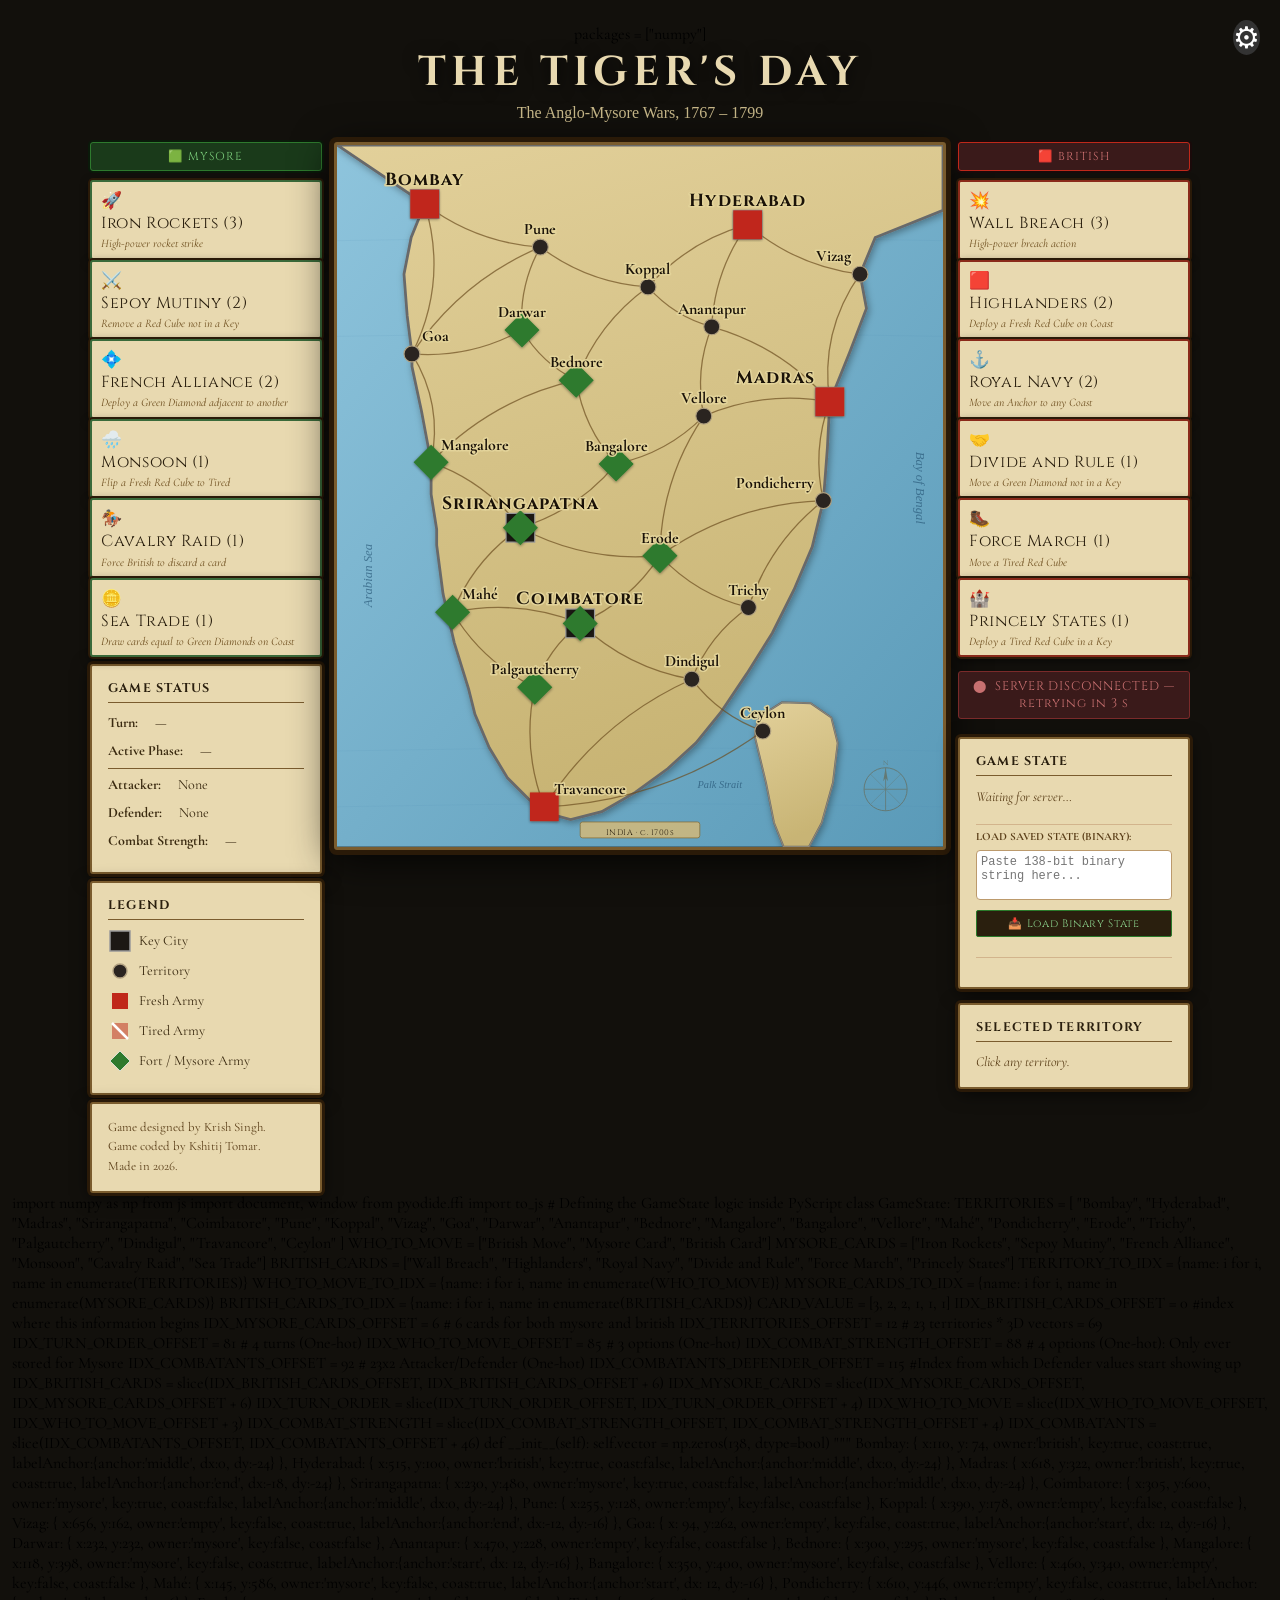
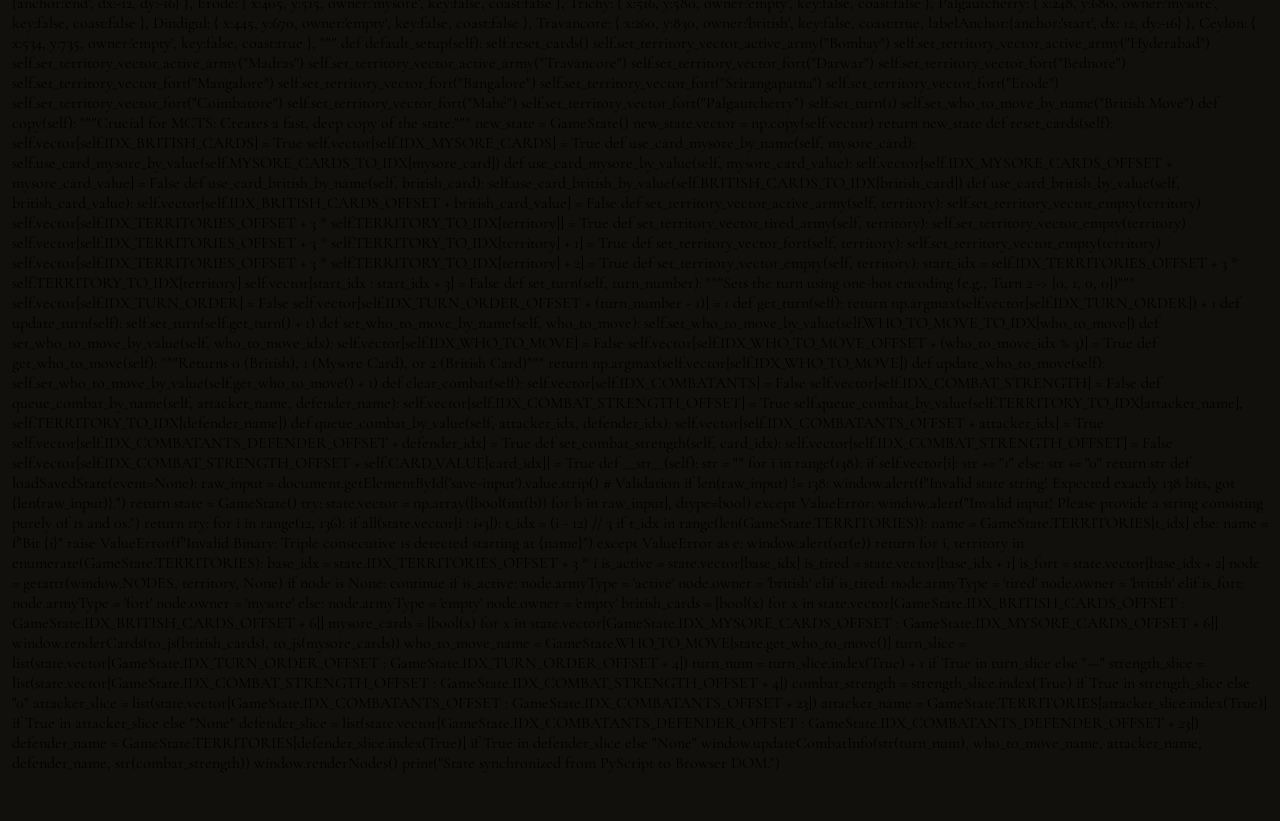
<file: frontend/index.html>
<!DOCTYPE html>
<html lang="en">
<head>
    <meta charset="UTF-8">
    <meta name="viewport" content="width=device-width, initial-scale=1.0">
    <title>The Tiger's Day – The Anglo-Mysore Wars</title>
    
    <link href="https://fonts.googleapis.com/css2?family=IM+Fell+English:ital@0;1&family=Cinzel:wght@400;700&family=Cormorant+Garamond:ital,wght@0,400;0,600;1,400&display=swap" rel="stylesheet">
    
    <link rel="stylesheet" href="https://pyscript.net/releases/2023.11.1/core.css" />
    <script type="module" src="https://pyscript.net/releases/2023.11.1/core.js"></script>
    
    <py-config>
        packages = ["numpy"]
    </py-config>

    <style>
        /* All original styles remain perfectly intact */
        :root { --parchment: #e8d9b0; --ink: #2a1f0e; --border: #7a5c2e; }
        * { box-sizing: border-box; margin: 0; padding: 0; }
        body { background: #12100c; display: flex; flex-direction: column; align-items: center; min-height: 100vh; padding: 24px 12px 48px; font-family: 'Cormorant Garamond', serif; }
        header { text-align: center; margin-bottom: 20px; animation: fadeDown .8s ease both; }
        header h1 { font-family: 'Cinzel', serif; font-size: clamp(1.5rem, 4vw, 2.6rem); color: #e8d9b0; letter-spacing: .13em; text-shadow: 0 2px 16px #000b; }
        header p { font-family: 'IM Fell English', serif; color: #c9b98a; font-size: 1rem; margin-top: 4px; }
        .layout { display: flex; gap: 12px; align-items: flex-start; width: 100%; max-width: 1100px; }
        .map-card { flex: 1 1 660px; border: 3px solid var(--border); border-radius: 3px; box-shadow: 0 0 0 5px #2a1a08, 0 8px 40px #000d; overflow: hidden; animation: fadeIn 1s ease both .15s; }
        svg#board { display: block; width: 100%; height: auto; }
        .left-section { flex: 0 0 232px; display: flex; flex-direction: column; gap: 7px; animation: fadeIn 1s ease both .3s; }
        .cards-col-header { font-family: 'Cinzel', serif; font-size: .72rem; letter-spacing: .1em; padding: 6px 8px; border-radius: 3px; text-align: center; margin-bottom: 2px; }
        .mysore-col-header { background: #1a3a1a; color: #7acc7a; border: 1px solid #2e7a2e; box-shadow: 0 0 0 2px #0a1a0a; }
        .british-col-header { background: #3a1a1a; color: #cc7070; border: 1px solid #c0281a; box-shadow: 0 0 0 2px #1a0a0a; }
        .player-card { background: var(--parchment); border: 2px solid var(--border); border-radius: 3px; box-shadow: 0 0 0 2px #2a1a08, 0 3px 10px #000a; padding: 8px 9px 7px; cursor: pointer; transition: box-shadow .15s, transform .1s, opacity .2s, filter .2s; position: relative; }
        .player-card:hover:not(.used) { box-shadow: 0 0 0 2px #2a1a08, 0 5px 18px #0009; transform: translateY(-2px); }
        .player-card.used { filter: grayscale(1) brightness(.7); opacity: .45; cursor: default; pointer-events: none; }
        .mysore-card { border-color: #3a6a3a; }
        .british-card { border-color: #8a2a1a; }
        .player-card .card-icon { font-size: 1.05rem; margin-bottom: 3px; display: block; }
        .player-card .card-name { font-family: 'Cinzel', serif; font-size: rem; letter-spacing: .04em; color: var(--ink); line-height: 1.2; margin-bottom: 3px; }
        .player-card .card-desc { font-family: 'Cormorant Garamond', serif; font-style: italic; font-size: .72rem; color: #6a4a1a; line-height: 1.25; }
        .used-badge { display: none; position: absolute; top: 4px; right: 5px; font-size: .55rem; font-family: 'Cinzel', serif; color: #888; letter-spacing: .05em; }
        .player-card.used .used-badge { display: block; }
        .right-section { flex: 0 0 232px; display: flex; flex-direction: column; gap: 14px; animation: fadeIn 1s ease both .3s; }
        .sidebar { display: flex; flex-direction: column; gap: 14px; }
        .panel { background: var(--parchment); border: 2px solid var(--border); border-radius: 3px; box-shadow: 0 0 0 3px #2a1a08, 0 4px 18px #000a; padding: 14px 16px; }
        .panel h2 { font-family: 'Cinzel', serif; font-size: .78rem; letter-spacing: .1em; color: var(--ink); border-bottom: 1px solid var(--border); padding-bottom: 5px; margin-bottom: 9px; }
        .panel p, .panel li { font-size: .88rem; color: #3a2a10; line-height: 1.55; }
        .panel ul { list-style: none; padding: 0; }
        .panel ul li { margin-bottom: 6px; display: flex; align-items: center; gap: 7px; }
        .quote { font-family: 'IM Fell English', serif; font-style: italic; font-size: .86rem; color: #5a3e18; line-height: 1.6; text-align: center; }
        .action-btn { font-family: 'Cinzel', serif; font-size: .68rem; letter-spacing: .06em; background: #2a1f0e; color: #c9b98a; border: 1px solid var(--border); border-radius: 2px; padding: 5px 10px; cursor: pointer; transition: background .15s; width: 100%; margin-bottom: 5px; }
        .action-btn:hover { background: #3a2f1e; }
        .action-btn.danger { border-color: #8a2a1a; color: #cc8888; }
        .action-btn.safe { border-color: #2a7a2a; color: #88cc88; }
        #status-bar { font-family: 'Cinzel', serif; font-size: .78rem; letter-spacing: .08em; padding: 6px 12px; border-radius: 3px; margin-bottom: 4px; text-align: center; transition: background .3s, color .3s; }
        #status-bar.connected { background: #2a3a1a; color: #8ec870; border: 1px solid #4a7a2a; }
        #status-bar.disconnected { background: #3a1a1a; color: #c87070; border: 1px solid #7a2a2a; }
        #status-bar.waiting { background: #2a2a1a; color: #c8c070; border: 1px solid #7a7a2a; }
        #tooltip { position: fixed; background: #efe0bc; border: 1px solid #7a5c2e; border-radius: 3px; padding: 7px 11px; font-family: 'Cormorant Garamond', serif; font-size: .88rem; color: var(--ink); pointer-events: none; opacity: 0; transition: opacity .15s; z-index: 200; max-width: 170px; box-shadow: 0 3px 12px #0006; }
        #tooltip.show { opacity: 1; }
        #tooltip b { font-family: 'Cinzel', serif; font-size: .75rem; display: block; margin-bottom: 2px; }
        .node-group { cursor: pointer; }
        .node-group.selected-source .sel-ring { opacity: 1 !important; }
        #settings-container { position: fixed; top: 20px; right: 20px; text-align: right; z-index: 1000; }
        #settings-icon { font-size: 30px; background-color: #333; color: white; border-radius: 50%; border: none; cursor: pointer; transition: transform 0.3s ease; }
        #settings-icon:hover { transform: rotate(90deg); }
        #settings-menu { background: rgba(255,255,255,.9); border: 1px solid #ccc; padding: 15px; border-radius: 8px; margin-top: 10px; box-shadow: 0 4px 6px rgba(0,0,0,.1); display: flex; flex-direction: column; gap: 8px; }
        #settings-menu button { font-family: 'Cinzel', serif; font-size: .75rem; padding: 6px 12px; cursor: pointer; border-radius: 2px; border: 1px solid #999; background: #f5f0e8; }
        .hidden { display: none !important; }
        @keyframes fadeIn { from{opacity:0;transform:translateY(10px)} to{opacity:1;transform:none} }
        @keyframes fadeDown { from{opacity:0;transform:translateY(-10px)} to{opacity:1;transform:none} }
    </style>
</head>
<body>

<div id="settings-container">
    <button id="settings-icon" onclick="toggleSettings()">⚙</button>
    <div id="settings-menu" class="hidden">
        <button onclick="sendReset()">Reset Board</button>
        <button onclick="sendUndo()">↩ Undo Last Move</button>
        <button onclick="saveState()">💾 Save Progress</button>
    </div>
</div>

<header>
    <h1>THE TIGER'S DAY</h1>
    <p>The Anglo-Mysore Wars, 1767 – 1799</p>
</header>

<div class="layout">
    <div class="left-section" id="mysore-col">
        <div class="cards-col-header mysore-col-header">🟩 MYSORE</div>
        <div id="mysore-cards-list"></div>
        
    <div class="panel" id="combat-info-panel">
        <h2>GAME STATUS</h2>
        <ul style="font-size: .88rem; color: #3a2a10; line-height: 1.55;">
            <li><strong>Turn:</strong>&nbsp;<span id="ui-turn-number">—</span></li>
            <li><strong>Active Phase:</strong>&nbsp;<span id="ui-who-move">—</span></li>
            <hr style="border: 0; border-top: 1px solid #7a5c2e; margin: 5px 0;">
            <li><strong>Attacker:</strong>&nbsp;<span id="ui-attacker">None</span></li>
            <li><strong>Defender:</strong>&nbsp;<span id="ui-defender">None</span></li>
            <li><strong>Combat Strength:</strong>&nbsp;<span id="ui-combat-strength">—</span></li>
        </ul>
    </div>

        <div class="panel">
            <h2>LEGEND</h2>
            <ul>
                <li><svg width="24" height="24"><rect x="2" y="2" width="20" height="20" fill="#1c1814" stroke="#999" stroke-width="1.5"/></svg> Key City</li>
                <li><svg width="24" height="24"><circle cx="12" cy="12" r="7" fill="#2a2420" stroke="#b0a080" stroke-width="1.4"/></svg> Territory</li>
                <li><svg width="24" height="24"><rect x="4" y="4" width="16" height="16" fill="#c0281a"/></svg> Fresh Army</li>
                <li><svg width="24" height="24"><rect x="4" y="4" width="16" height="16" fill="#c0281a" opacity=".5"/><line x1="4" y1="4" x2="20" y2="20" stroke="white" stroke-width="2.5"/></svg> Tired Army</li>
                <li><svg width="24" height="24"><polygon points="12,2 22,12 12,22 2,12" fill="#2e7a2e" stroke="#eee" stroke-width=".8"/></svg> Fort / Mysore Army</li>
            </ul>
        </div>
        <div class="panel">
            <p style="font-size:.8rem;color:#5a3e18">Game designed by Krish Singh.</p>
            <p style="font-size:.8rem;color:#5a3e18">Game coded by Kshitij Tomar.</p>
            <p style="font-size:.8rem;color:#5a3e18">Made in 2026.</p>
        </div>
    </div>

    <div class="map-card">
        <svg id="board" viewBox="0 0 760 880" xmlns="http://www.w3.org/2000/svg">
            <defs>
                <linearGradient id="seaGrad" x1="0" y1="0" x2="1" y2="1"><stop offset="0%" stop-color="#8ec4dc"/><stop offset="100%" stop-color="#5a9ab8"/></linearGradient>
                <linearGradient id="landGrad" x1="0" y1="0" x2=".25" y2="1"><stop offset="0%" stop-color="#e2d09a"/><stop offset="100%" stop-color="#c8b474"/></linearGradient>
                <filter id="landshadow"><feDropShadow dx="2" dy="3" stdDeviation="5" flood-color="#0005"/></filter>
                <filter id="nshadow"><feDropShadow dx="0" dy="1" stdDeviation="2" flood-color="#0007"/></filter>
            </defs>
            <rect width="760" height="880" fill="url(#seaGrad)"/>
            <g stroke="#4e88a8" stroke-width=".5" opacity=".25" fill="none">
                <path d="M0,120 Q380,112 760,120"/> <path d="M0,240 Q380,232 760,240"/>
                <path d="M0,760 Q380,752 760,760"/> <path d="M0,830 Q380,822 760,830"/>
            </g>
            <path id="india" d="M 0,0 L 760,0 L 760,82 L 675,116 L 656,162 L 664,205 L 643,260 L 618,322 L 615,380 L 610,446 L 596,504 L 573,558 L 546,612 L 514,663 L 481,712 L 450,750 L 415,782 L 374,812 L 332,836 L 293,846 L 263,838 L 240,820 L 214,794 L 191,756 L 173,714 L 165,682 L 147,624 L 133,563 L 125,502 L 125,482 L 118,438 L 118,398 L 106,334 L 94,278 L 94,262 L 88,214 L 84,162 L 93,116 L 110,74 L 0,0 Z" fill="url(#landGrad)" stroke="#68696b" stroke-width="3.5" filter="url(#landshadow)"/>
            <path id="ceylon-land" d="M 528,718 L 558,699 L 594,700 L 620,718 L 628,750 L 622,800 L 608,850 L 592,880 L 560,880 L 548,850 L 538,800 L 524,742 Z" fill="url(#landGrad)" stroke="#68696b" stroke-width="2.5" filter="url(#landshadow)"/>
            <path d="M 528,718 L 558,699 L 594,700 L 620,718 L 628,750 L 622,800 L 608,850 L 592,880 L 560,880 L 548,850 L 538,800 L 524,742 Z" fill="none" stroke="#e0cfa0" stroke-width=".8" opacity=".5"/>
            <text x="44" y="540" text-anchor="middle" font-family="IM Fell English,serif" font-style="italic" font-size="16" fill="#2a5a7a" opacity=".7" transform="rotate(-90,44,540)">Arabian Sea</text>
            <text x="726" y="430" text-anchor="middle" font-family="IM Fell English,serif" font-style="italic" font-size="16" fill="#2a5a7a" opacity=".7" transform="rotate(90,726,430)">Bay of Bengal</text>
            <text x="480" y="806" text-anchor="middle" font-family="IM Fell English,serif" font-style="italic" font-size="13" fill="#2a5a7a" opacity=".75">Palk Strait</text>
            <g transform="translate(688,808)" opacity=".45">
                <circle r="27" fill="none" stroke="#6a4c1e" stroke-width="1.2"/>
                <line x1="0" y1="-27" x2="0" y2="27" stroke="#6a4c1e" stroke-width="1"/>
                <line x1="-27" y1="0" x2="27" y2="0" stroke="#6a4c1e" stroke-width="1"/>
                <line x1="-19" y1="-19" x2="19" y2="19" stroke="#6a4c1e" stroke-width=".5"/>
                <line x1="19" y1="-19" x2="-19" y2="19" stroke="#6a4c1e" stroke-width=".5"/>
                <polygon points="0,-27 3,-10 0,-14 -3,-10" fill="#6a4c1e"/>
                <text y="-31" text-anchor="middle" font-size="8" font-family="Cinzel,serif" fill="#6a4c1e">N</text>
            </g>
            <g transform="translate(380,860)">
                <rect x="-75" y="-11" width="150" height="20" rx="3" fill="#cdb87e" stroke="#8a6a2e" stroke-width="1" opacity=".9"/>
                <text text-anchor="middle" y="5" font-family="Cinzel,serif" font-size="10" fill="#2a1f0e" letter-spacing=".07em">INDIA · c. 1700s</text>
            </g>
            <g id="edge-layer"></g>
            <g id="node-layer"></g>
        </svg>
    </div>

    <div class="right-section">
        <div class="left-section" id="british-col" style="flex:none">
            <div class="cards-col-header british-col-header">🟥 BRITISH</div>
            <div id="british-cards-list"></div>
        </div>

        <div class="sidebar">
            <div id="status-bar" class="disconnected">⬤ &nbsp;NOT CONNECTED</div>
            <div class="panel">
                <h2>GAME STATE</h2>
                <div id="game-state-panel" style="font-size:.86rem;color:#5a3e18;line-height:1.7"><em>Waiting for server…</em></div>

                <div style="margin-top:15px; border-top: 1px solid #d2b48c; pt: 10px;">
                    <label for="save-input" style="font-size: 0.7rem; font-weight: bold; color: #5a3e18;">LOAD SAVED STATE (BINARY):</label>
                    <textarea id="save-input" 
                            placeholder="Paste 138-bit binary string here..." 
                            style="width: 100%; height: 50px; font-family: monospace; font-size: 0.75rem; margin-top: 5px; border: 1px solid #bc9a6c; border-radius: 4px; padding: 4px; resize: none;"></textarea>
                    
                    <button id="load-state-btn" class="action-btn safe" style="width: 100%; margin-top: 5px;" py-click="loadSavedState">📥 Load Binary State</button>
                </div>
                <hr style="border: 0; border-top: 1px solid #d2b48c; margin: 15px 0;">
            </div>

            <div class="panel">
                <h2>SELECTED TERRITORY</h2>
                <div id="info-panel" style="font-size:.86rem;color:#5a3e18;line-height:1.6"><em>Click any territory.</em></div>
                <div id="action-buttons" style="margin-top:9px;display:none;flex-direction:column;gap:4px">
                    <button class="action-btn" onclick="setTired()">😴 Set Army Tired</button>
                    <button class="action-btn" onclick="setActive()">⚡ Refresh Army</button>
                </div>
            </div>
        </div>
    </div>
</div>

<div id="tooltip"></div>

<py-script>
import numpy as np
from js import document, window
from pyodide.ffi import to_js

# Defining the GameState logic inside PyScript
class GameState:

    TERRITORIES = [
    "Bombay", "Hyderabad", "Madras", "Srirangapatna", "Coimbatore",
    "Pune", "Koppal", "Vizag", "Goa", "Darwar", "Anantapur",
    "Bednore", "Mangalore", "Bangalore", "Vellore", "Mahé",
    "Pondicherry", "Erode", "Trichy", "Palgautcherry", "Dindigul",
    "Travancore", "Ceylon"
    ]

    WHO_TO_MOVE = ["British Move", "Mysore Card", "British Card"]

    MYSORE_CARDS = ["Iron Rockets", "Sepoy Mutiny", "French Alliance", "Monsoon", "Cavalry Raid", "Sea Trade"]
    BRITISH_CARDS = ["Wall Breach", "Highlanders", "Royal Navy", "Divide and Rule", "Force March", "Princely States"]

    TERRITORY_TO_IDX = {name: i for i, name in enumerate(TERRITORIES)}
    WHO_TO_MOVE_TO_IDX = {name: i for i, name in enumerate(WHO_TO_MOVE)}
    MYSORE_CARDS_TO_IDX = {name: i for i, name in enumerate(MYSORE_CARDS)}
    BRITISH_CARDS_TO_IDX = {name: i for i, name in enumerate(BRITISH_CARDS)}

    CARD_VALUE = [3, 2, 2, 1, 1, 1]

    IDX_BRITISH_CARDS_OFFSET = 0   #index where this information begins
    IDX_MYSORE_CARDS_OFFSET = 6    # 6 cards for both mysore and british
    IDX_TERRITORIES_OFFSET = 12    # 23 territories * 3D vectors = 69
    IDX_TURN_ORDER_OFFSET = 81     # 4 turns (One-hot)
    IDX_WHO_TO_MOVE_OFFSET = 85    # 3 options (One-hot)
    IDX_COMBAT_STRENGTH_OFFSET = 88 # 4 options (One-hot): Only ever stored for Mysore
    IDX_COMBATANTS_OFFSET = 92    # 23x2 Attacker/Defender (One-hot)
    IDX_COMBATANTS_DEFENDER_OFFSET = 115 #Index from which Defender values start showing up

    IDX_BRITISH_CARDS = slice(IDX_BRITISH_CARDS_OFFSET, IDX_BRITISH_CARDS_OFFSET + 6)
    IDX_MYSORE_CARDS = slice(IDX_MYSORE_CARDS_OFFSET, IDX_MYSORE_CARDS_OFFSET + 6)
    IDX_TURN_ORDER = slice(IDX_TURN_ORDER_OFFSET, IDX_TURN_ORDER_OFFSET + 4)
    IDX_WHO_TO_MOVE = slice(IDX_WHO_TO_MOVE_OFFSET, IDX_WHO_TO_MOVE_OFFSET + 3)
    IDX_COMBAT_STRENGTH = slice(IDX_COMBAT_STRENGTH_OFFSET, IDX_COMBAT_STRENGTH_OFFSET + 4)
    IDX_COMBATANTS = slice(IDX_COMBATANTS_OFFSET, IDX_COMBATANTS_OFFSET + 46)


    def __init__(self):
        self.vector = np.zeros(138, dtype=bool)

    """
        Bombay:        { x:110, y: 74,  owner:'british', key:true,  coast:true,  labelAnchor:{anchor:'middle', dx:0,   dy:-24} },
        Hyderabad:     { x:515, y:100,  owner:'british', key:true,  coast:false, labelAnchor:{anchor:'middle', dx:0,   dy:-24} },
        Madras:        { x:618, y:322,  owner:'british', key:true,  coast:true,  labelAnchor:{anchor:'end',    dx:-18, dy:-24} },
        Srirangapatna: { x:230, y:480,  owner:'mysore',  key:true,  coast:false, labelAnchor:{anchor:'middle', dx:0,   dy:-24} },
        Coimbatore:    { x:305, y:600,  owner:'mysore',  key:true,  coast:false, labelAnchor:{anchor:'middle', dx:0,   dy:-24} },
        Pune:          { x:255, y:128,  owner:'empty',   key:false, coast:false },
        Koppal:        { x:390, y:178,  owner:'empty',   key:false, coast:false },
        Vizag:         { x:656, y:162,  owner:'empty',   key:false, coast:true,  labelAnchor:{anchor:'end',   dx:-12, dy:-16} },
        Goa:           { x: 94, y:262,  owner:'empty',   key:false, coast:true,  labelAnchor:{anchor:'start', dx: 12, dy:-16} },
        Darwar:        { x:232, y:232,  owner:'mysore',  key:false, coast:false },
        Anantapur:     { x:470, y:228,  owner:'empty',   key:false, coast:false },
        Bednore:       { x:300, y:295,  owner:'mysore',  key:false, coast:false },
        Mangalore:     { x:118, y:398,  owner:'mysore',  key:false, coast:true,  labelAnchor:{anchor:'start', dx: 12, dy:-16} },
        Bangalore:     { x:350, y:400,  owner:'mysore',  key:false, coast:false },
        Vellore:       { x:460, y:340,  owner:'empty',   key:false, coast:false },
        Mahé:          { x:145, y:586,  owner:'mysore',  key:false, coast:true,  labelAnchor:{anchor:'start', dx: 12, dy:-16} },
        Pondicherry:   { x:610, y:446,  owner:'empty',   key:false, coast:true,  labelAnchor:{anchor:'end',   dx:-12, dy:-16} },
        Erode:         { x:405, y:515,  owner:'mysore',  key:false, coast:false },
        Trichy:        { x:516, y:580,  owner:'empty',   key:false, coast:false },
        Palgautcherry: { x:248, y:680,  owner:'mysore',  key:false, coast:false },
        Dindigul:      { x:445, y:670,  owner:'empty',   key:false, coast:false },
        Travancore:    { x:260, y:830,  owner:'british', key:false, coast:true,  labelAnchor:{anchor:'start', dx: 12, dy:-16} },
        Ceylon:        { x:534, y:735,  owner:'empty',   key:false, coast:true  },
    """

    def default_setup(self):
        self.reset_cards()

        self.set_territory_vector_active_army("Bombay")
        self.set_territory_vector_active_army("Hyderabad")
        self.set_territory_vector_active_army("Madras")
        self.set_territory_vector_active_army("Travancore")

        self.set_territory_vector_fort("Darwar")
        self.set_territory_vector_fort("Bednore")
        self.set_territory_vector_fort("Mangalore")
        self.set_territory_vector_fort("Bangalore")
        self.set_territory_vector_fort("Srirangapatna")
        self.set_territory_vector_fort("Erode")
        self.set_territory_vector_fort("Coimbatore")
        self.set_territory_vector_fort("Mahé")
        self.set_territory_vector_fort("Palgautcherry")

        self.set_turn(1)
        self.set_who_to_move_by_name("British Move")


    def copy(self):
        """Crucial for MCTS: Creates a fast, deep copy of the state."""
        new_state = GameState()
        new_state.vector = np.copy(self.vector)
        return new_state
    
    def reset_cards(self):
        self.vector[self.IDX_BRITISH_CARDS] = True
        self.vector[self.IDX_MYSORE_CARDS] = True

    def use_card_mysore_by_name(self, mysore_card):
        self.use_card_mysore_by_value(self.MYSORE_CARDS_TO_IDX[mysore_card])

    def use_card_mysore_by_value(self, mysore_card_value):
        self.vector[self.IDX_MYSORE_CARDS_OFFSET + mysore_card_value] = False

    def use_card_british_by_name(self, british_card):
        self.use_card_british_by_value(self.BRITISH_CARDS_TO_IDX[british_card])

    def use_card_british_by_value(self, british_card_value):
        self.vector[self.IDX_BRITISH_CARDS_OFFSET + british_card_value] = False

    def set_territory_vector_active_army(self, territory):
        self.set_territory_vector_empty(territory)
        self.vector[self.IDX_TERRITORIES_OFFSET + 3 * self.TERRITORY_TO_IDX[territory]] = True

    def set_territory_vector_tired_army(self, territory):
        self.set_territory_vector_empty(territory)
        self.vector[self.IDX_TERRITORIES_OFFSET + 3 * self.TERRITORY_TO_IDX[territory] + 1] = True

    def set_territory_vector_fort(self, territory):
        self.set_territory_vector_empty(territory)
        self.vector[self.IDX_TERRITORIES_OFFSET + 3 * self.TERRITORY_TO_IDX[territory] + 2] = True

    def set_territory_vector_empty(self, territory):
        start_idx = self.IDX_TERRITORIES_OFFSET + 3 * self.TERRITORY_TO_IDX[territory]
        self.vector[start_idx : start_idx + 3] = False

    def set_turn(self, turn_number):
        """Sets the turn using one-hot encoding (e.g., Turn 2 -> [0, 1, 0, 0])"""

        self.vector[self.IDX_TURN_ORDER] = False
        self.vector[self.IDX_TURN_ORDER_OFFSET + (turn_number - 1)] = 1

    def get_turn(self):
        return np.argmax(self.vector[self.IDX_TURN_ORDER]) + 1
    
    def update_turn(self):
        self.set_turn(self.get_turn() + 1)
    
    def set_who_to_move_by_name(self, who_to_move):
        self.set_who_to_move_by_value(self.WHO_TO_MOVE_TO_IDX[who_to_move])

    def set_who_to_move_by_value(self, who_to_move_idx):
        self.vector[self.IDX_WHO_TO_MOVE] = False
        self.vector[self.IDX_WHO_TO_MOVE_OFFSET + (who_to_move_idx % 3)] = True

    def get_who_to_move(self):
        """Returns 0 (British), 1 (Mysore Card), or 2 (British Card)"""
        return np.argmax(self.vector[self.IDX_WHO_TO_MOVE])
    
    def update_who_to_move(self):
        self.set_who_to_move_by_value(self.get_who_to_move() + 1)

    def clear_combat(self):
        self.vector[self.IDX_COMBATANTS] = False
        self.vector[self.IDX_COMBAT_STRENGTH] = False
    
    def queue_combat_by_name(self, attacker_name, defender_name):
        self.vector[self.IDX_COMBAT_STRENGTH_OFFSET] = True
        self.queue_combat_by_value(self.TERRITORY_TO_IDX[attacker_name], self.TERRITORY_TO_IDX[defender_name])

    def queue_combat_by_value(self, attacker_idx, defender_idx):
        self.vector[self.IDX_COMBATANTS_OFFSET + attacker_idx] = True
        self.vector[self.IDX_COMBATANTS_DEFENDER_OFFSET + defender_idx] = True

    def set_combat_strength(self, card_idx):
        self.vector[self.IDX_COMBAT_STRENGTH_OFFSET] = False
        self.vector[self.IDX_COMBAT_STRENGTH_OFFSET + self.CARD_VALUE[card_idx]] = True

    def __str__(self):
        str = ""
        for i in range(138):
            if self.vector[i]:
                str += "1"
            else:
                str += "0"
        return str

def loadSavedState(event=None):
    raw_input = document.getElementById('save-input').value.strip()
    
    # Validation
    if len(raw_input) != 138:
        window.alert(f"Invalid state string! Expected exactly 138 bits, got {len(raw_input)}.")
        return
        
    state = GameState()
    
    try:
        state.vector = np.array([bool(int(b)) for b in raw_input], dtype=bool)
    except ValueError:
        window.alert("Invalid input! Please provide a string consisting purely of 1s and 0s.")
        return
    
    try:
        for i in range(12, 136):
            if all(state.vector[i : i+3]):
                t_idx = (i - 12) // 3
                
                if t_idx in range(len(GameState.TERRITORIES)):
                    name = GameState.TERRITORIES[t_idx]
                else:
                    name = f"Bit {i}"
                
                raise ValueError(f"Invalid Binary: Triple consecutive 1s detected starting at {name}")

    except ValueError as e:
        window.alert(str(e))
        return

    for i, territory in enumerate(GameState.TERRITORIES):
        base_idx = state.IDX_TERRITORIES_OFFSET + 3 * i
        
        is_active = state.vector[base_idx]
        is_tired  = state.vector[base_idx + 1]
        is_fort   = state.vector[base_idx + 2]
    
        node = getattr(window.NODES, territory, None)
        
        if node is None:
            continue
            
        if is_active:
            node.armyType = 'active'
            node.owner = 'british'
        elif is_tired:
            node.armyType = 'tired'
            node.owner = 'british'
        elif is_fort:
            node.armyType = 'fort'
            node.owner = 'mysore'
        else:
            node.armyType = 'empty'
            node.owner = 'empty'

    british_cards = [bool(x) for x in state.vector[GameState.IDX_BRITISH_CARDS_OFFSET : GameState.IDX_BRITISH_CARDS_OFFSET + 6]]
    mysore_cards = [bool(x) for x in state.vector[GameState.IDX_MYSORE_CARDS_OFFSET : GameState.IDX_MYSORE_CARDS_OFFSET + 6]]

    window.renderCards(to_js(british_cards), to_js(mysore_cards))

    who_to_move_name = GameState.WHO_TO_MOVE[state.get_who_to_move()]

    turn_slice = list(state.vector[GameState.IDX_TURN_ORDER_OFFSET : GameState.IDX_TURN_ORDER_OFFSET + 4])
    turn_num = turn_slice.index(True) + 1 if True in turn_slice else "—"

    strength_slice = list(state.vector[GameState.IDX_COMBAT_STRENGTH_OFFSET : GameState.IDX_COMBAT_STRENGTH_OFFSET + 4])
    combat_strength = strength_slice.index(True) if True in strength_slice else "0"

    attacker_slice = list(state.vector[GameState.IDX_COMBATANTS_OFFSET : GameState.IDX_COMBATANTS_OFFSET + 23])
    attacker_name = GameState.TERRITORIES[attacker_slice.index(True)] if True in attacker_slice else "None"

    defender_slice = list(state.vector[GameState.IDX_COMBATANTS_DEFENDER_OFFSET : GameState.IDX_COMBATANTS_DEFENDER_OFFSET + 23])
    defender_name = GameState.TERRITORIES[defender_slice.index(True)] if True in defender_slice else "None"

    window.updateCombatInfo(str(turn_num), who_to_move_name, attacker_name, defender_name, str(combat_strength))

    window.renderNodes()
    print("State synchronized from PyScript to Browser DOM.")
</py-script>

<script>

var NODES = {
  Bombay:        { x:110, y: 74,  owner:'british', armyType:'active',  key:true,  coast:true,  labelAnchor:{anchor:'middle', dx:0,   dy:-24} },
  Hyderabad:     { x:515, y:100,  owner:'british', armyType:'active',  key:true,  coast:false, labelAnchor:{anchor:'middle', dx:0,   dy:-24} },
  Madras:        { x:618, y:322,  owner:'british', armyType:'active',  key:true,  coast:true,  labelAnchor:{anchor:'end',    dx:-18, dy:-24} },
  Srirangapatna: { x:230, y:480,  owner:'mysore',  armyType:'fort',    key:true,  coast:false, labelAnchor:{anchor:'middle', dx:0,   dy:-24} },
  Coimbatore:    { x:305, y:600,  owner:'mysore',  armyType:'fort',    key:true,  coast:false, labelAnchor:{anchor:'middle', dx:0,   dy:-24} },
  Pune:          { x:255, y:128,  owner:'empty',   armyType:'empty',   key:false, coast:false },
  Koppal:        { x:390, y:178,  owner:'empty',   armyType:'empty',   key:false, coast:false },
  Vizag:         { x:656, y:162,  owner:'empty',   armyType:'empty',   key:false, coast:true,  labelAnchor:{anchor:'end',   dx:-12, dy:-16} },
  Goa:           { x: 94, y:262,  owner:'empty',   armyType:'empty',   key:false, coast:true,  labelAnchor:{anchor:'start', dx: 12, dy:-16} },
  Darwar:        { x:232, y:232,  owner:'mysore',  armyType:'fort',    key:false, coast:false },
  Anantapur:     { x:470, y:228,  owner:'empty',   armyType:'empty',   key:false, coast:false },
  Bednore:       { x:300, y:295,  owner:'mysore',  armyType:'fort',    key:false, coast:false },
  Mangalore:     { x:118, y:398,  owner:'mysore',  armyType:'fort',    key:false, coast:true,  labelAnchor:{anchor:'start', dx: 12, dy:-16} },
  Bangalore:     { x:350, y:400,  owner:'mysore',  armyType:'fort',    key:false, coast:false },
  Vellore:       { x:460, y:340,  owner:'empty',   armyType:'empty',   key:false, coast:false },
  'Mahé':        { x:145, y:586,  owner:'mysore',  armyType:'fort',    key:false, coast:true,  labelAnchor:{anchor:'start', dx: 12, dy:-16} },
  Pondicherry:   { x:610, y:446,  owner:'empty',   armyType:'empty',   key:false, coast:true,  labelAnchor:{anchor:'end',   dx:-12, dy:-16} },
  Erode:         { x:405, y:515,  owner:'mysore',  armyType:'fort',    key:false, coast:false },
  Trichy:        { x:516, y:580,  owner:'empty',   armyType:'empty',   key:false, coast:false },
  Palgautcherry: { x:248, y:680,  owner:'mysore',  armyType:'fort',    key:false, coast:false },
  Dindigul:      { x:445, y:670,  owner:'empty',   armyType:'empty',   key:false, coast:false },
  Travancore:    { x:260, y:830,  owner:'british', armyType:'active',  key:false, coast:true,  labelAnchor:{anchor:'start', dx: 12, dy:-16} },
  Ceylon:        { x:534, y:735,  owner:'empty',   armyType:'empty',   key:false, coast:true  },
};

const EDGES = [
  ['Bombay', 'Pune'],
  ['Bombay', 'Goa', {curve: -0.2}],
  ['Hyderabad', 'Koppal'],
  ['Hyderabad', 'Vizag'],
  ['Hyderabad', 'Anantapur'],
  ['Madras', 'Vizag', {curve: -0.2}],
  ['Madras', 'Anantapur'],
  ['Madras', 'Vellore'],
  ['Madras', 'Pondicherry'],
  ['Srirangapatna', 'Mangalore'],
  ['Srirangapatna', 'Bangalore'],
  ['Srirangapatna', 'Mahé'],
  ['Srirangapatna', 'Erode'],
  ['Coimbatore', 'Mahé'],
  ['Coimbatore', 'Erode'],
  ['Coimbatore', 'Palgautcherry'],
  ['Coimbatore', 'Dindigul'],
  ['Pune', 'Koppal'],
  ['Pune', 'Goa'],
  ['Pune', 'Darwar'],
  ['Koppal', 'Anantapur'],
  ['Koppal', 'Bednore'],
  ['Goa', 'Darwar'],
  ['Goa', 'Mangalore', {curve: -0.2}],
  ['Darwar', 'Bednore'],
  ['Anantapur', 'Vellore'],
  ['Bednore', 'Mangalore'],
  ['Bednore', 'Bangalore'],
  ['Bangalore', 'Vellore'],
  ['Vellore', 'Erode'],
  ['Mahé', 'Palgautcherry'],
  ['Pondicherry', 'Erode'],
  ['Pondicherry', 'Trichy'],
  ['Erode', 'Trichy'],
  ['Trichy', 'Dindigul'],
  ['Palgautcherry', 'Travancore'],
  ['Dindigul', 'Travancore'],
  ['Dindigul', 'Ceylon'],
  ['Travancore', 'Ceylon']
];

const adjacency = {};
for (const [a, b] of EDGES) {
  (adjacency[a] = adjacency[a] || []).push(b);
  (adjacency[b] = adjacency[b] || []).push(a);
}
for (const k of Object.keys(adjacency)) adjacency[k] = [...new Set(adjacency[k])];

const BRITISH_CARD_DATA = [
  { name: 'Wall Breach (3)',      icon: '💥',  desc: 'High-power breach action' },
  { name: 'Highlanders (2)',      icon: '🟥',  desc: 'Deploy a Fresh Red Cube on Coast' },
  { name: 'Royal Navy (2)',       icon: '⚓',  desc: 'Move an Anchor to any Coast' },
  { name: 'Divide and Rule (1)',  icon: '🤝',  desc: 'Move a Green Diamond not in a Key' },
  { name: 'Force March (1)',      icon: '🥾',  desc: 'Move a Tired Red Cube' },
  { name: 'Princely States (1)',  icon: '🏰',  desc: 'Deploy a Tired Red Cube in a Key' },
];

const MYSORE_CARD_DATA = [
  { name: 'Iron Rockets (3)',     icon: '🚀',  desc: 'High-power rocket strike' },
  { name: 'Sepoy Mutiny (2)',     icon: '⚔️',  desc: 'Remove a Red Cube not in a Key' },
  { name: 'French Alliance (2)',  icon: '💠',  desc: 'Deploy a Green Diamond adjacent to another' },
  { name: 'Monsoon (1)',          icon: '🌧️',  desc: 'Flip a Fresh Red Cube to Tired' },
  { name: 'Cavalry Raid (1)',     icon: '🏇',  desc: 'Force British to discard a card' },
  { name: 'Sea Trade (1)',        icon: '🪙',  desc: 'Draw cards equal to Green Diamonds on Coast' },
];

const SVG_NS = 'http://www.w3.org/2000/svg';

function splineControlPoint(ax, ay, bx, by, f=0.18) {
  const mx=(ax+bx)/2, my=(ay+by)/2, dx=bx-ax, dy=by-ay;
  const len=Math.sqrt(dx*dx+dy*dy);
  return { cx: mx+(-dy/len)*len*f, cy: my+(dx/len)*len*f };
}

function renderEdges() {
  const layer = document.getElementById('edge-layer');
  layer.innerHTML = '';
  for (const edge of EDGES) {
    const [aName, bName, opts={}] = edge;
    const a=NODES[aName], b=NODES[bName];
    if (!a||!b) continue;
    const {cx,cy} = splineControlPoint(a.x,a.y,b.x,b.y, opts.curve||0.15);
    const path = document.createElementNS(SVG_NS,'path');
    path.setAttribute('d',`M ${a.x},${a.y} Q ${cx},${cy} ${b.x},${b.y}`);
    path.setAttribute('fill','none');
    path.setAttribute('stroke','#6a4c1e');
    path.setAttribute('stroke-width','1.6');
    path.setAttribute('stroke-linecap','round');
    if (opts.sea) { path.setAttribute('stroke-dasharray','5,4'); path.setAttribute('opacity','0.55'); }
    else          { path.setAttribute('opacity','0.68'); }
    layer.appendChild(path);
  }
}

window.updateCombatInfo = function(turnNum, whoMove, attacker, defender, strength) {
    document.getElementById('ui-turn-number').innerText = turnNum;
    document.getElementById('ui-who-move').innerText = whoMove;
    document.getElementById('ui-attacker').innerText = attacker;
    document.getElementById('ui-defender').innerText = defender;
    document.getElementById('ui-combat-strength').innerText = strength;
};

// NOTE: Now accessible to PyScript directly via window.renderNodes()
window.renderNodes = function renderNodes() {
  const layer = document.getElementById('node-layer');
  layer.innerHTML = '';
  for (const [name, data] of Object.entries(window.NODES)) {
    const {x, y, owner, key, coast} = data;
    const armyType = data.armyType || 'empty';
    const la = data.labelAnchor || {anchor:'middle', dx:0, dy: key?-24:-16};
    const anchor = la.anchor||'middle', ldx=la.dx||0, ldy=la.dy||(key?-24:-16);

    const g = document.createElementNS(SVG_NS,'g');
    g.setAttribute('class','node-group');
    g.setAttribute('transform',`translate(${x},${y})`);
    g.dataset.name=name; g.dataset.owner=owner;
    g.dataset.armyType=armyType;
    g.dataset.key=String(key); g.dataset.coast=String(coast);
    g.addEventListener('click', ()=>handleNodeClick(g));
    g.addEventListener('mousemove', tooltipShow);
    g.addEventListener('mouseleave', tooltipHide);

    const ring = document.createElementNS(SVG_NS,'circle');
    ring.setAttribute('class','sel-ring');
    ring.setAttribute('r', key?'22':'15');
    ring.setAttribute('fill','none'); ring.setAttribute('stroke','#d4a030');
    ring.setAttribute('stroke-width','2'); ring.setAttribute('opacity','0');
    g.appendChild(ring);

    if (key) {
      const sq = document.createElementNS(SVG_NS,'rect');
      sq.setAttribute('x','-18'); sq.setAttribute('y','-18');
      sq.setAttribute('width','36'); sq.setAttribute('height','36');
      sq.setAttribute('fill','#1c1814'); sq.setAttribute('stroke','#999');
      sq.setAttribute('stroke-width','1.5');
      g.appendChild(sq);
    } else {
      const circ=document.createElementNS(SVG_NS,'circle');
      circ.setAttribute('r','10'); circ.setAttribute('fill','#2a2420');
      circ.setAttribute('stroke','#b0a080'); circ.setAttribute('stroke-width','1.4');
      g.appendChild(circ);
    }

    if (armyType === 'fort') {
      const p = document.createElementNS(SVG_NS,'polygon');
      p.setAttribute('points','0,-22 22,0 0,22 -22,0');
      p.setAttribute('fill','#2e7a2e');
      p.setAttribute('filter','url(#nshadow)');
      g.appendChild(p);

    } else if (armyType === 'active' || armyType === 'tired') {
      const isTired = armyType === 'tired';
      const opacity = isTired ? '0.55' : '1';

      if (owner === 'british') {
        const p = document.createElementNS(SVG_NS,'rect');
        p.setAttribute('x','-18'); p.setAttribute('y','-18');
        p.setAttribute('width','36'); p.setAttribute('height','36');
        p.setAttribute('fill','#c0281a');
        p.setAttribute('opacity', opacity);
        p.setAttribute('filter','url(#nshadow)');
        g.appendChild(p);
      } else if (owner === 'mysore') {
        const p = document.createElementNS(SVG_NS,'polygon');
        p.setAttribute('points','0,-25 25,0 0,25 -25,0');
        p.setAttribute('fill','#2e7a2e');
        p.setAttribute('opacity', opacity);
        p.setAttribute('filter','url(#nshadow)');
        g.appendChild(p);
      }

      if (isTired) {
        const slash = document.createElementNS(SVG_NS,'line');
        slash.setAttribute('x1','-13'); slash.setAttribute('y1','-13');
        slash.setAttribute('x2','13'); slash.setAttribute('y2','13');
        slash.setAttribute('stroke','rgba(255,255,255,0.85)');
        slash.setAttribute('stroke-width','3');
        slash.setAttribute('stroke-linecap','round');
        g.appendChild(slash);
        const zt = document.createElementNS(SVG_NS,'text');
        zt.setAttribute('x','10'); zt.setAttribute('y','-10');
        zt.setAttribute('font-family','Cinzel,serif');
        zt.setAttribute('font-size','9');
        zt.setAttribute('font-weight','700');
        zt.setAttribute('fill','rgba(255,255,255,0.9)');
        zt.setAttribute('stroke','rgba(0,0,0,0.5)');
        zt.setAttribute('stroke-width','1');
        zt.textContent = 'Z';
        g.appendChild(zt);
      }
    }

    const makeLabel = isHalo => {
      const t=document.createElementNS(SVG_NS,'text');
      t.setAttribute('dy',String(ldy)); t.setAttribute('dx',String(ldx));
      t.setAttribute('text-anchor',anchor);
      t.setAttribute('font-family', key?'Cinzel,serif':'Cormorant Garamond,serif');
      t.setAttribute('font-size', key?'22':'20'); t.setAttribute('font-weight','700');
      if (key) t.setAttribute('letter-spacing','.06em');
      if (isHalo) {
        t.setAttribute('stroke','rgba(228,213,155,0.92)'); t.setAttribute('stroke-width','4');
        t.setAttribute('stroke-linejoin','round'); t.setAttribute('fill','none');
        t.setAttribute('paint-order','stroke');
      } else { t.setAttribute('fill','#1a1208'); }
      t.textContent = name;
      return t;
    };
    g.appendChild(makeLabel(true));
    g.appendChild(makeLabel(false));
    layer.appendChild(g);
  }
}

window.renderCards = function renderCards(britishAvail, mysoreAvail) {
  const bList = document.getElementById('british-cards-list');
  const mList = document.getElementById('mysore-cards-list');
  bList.innerHTML = '';
  mList.innerHTML = '';

  BRITISH_CARD_DATA.forEach((card, i) => {
    const div = document.createElement('div');
    const usable = britishAvail[i];
    div.className = 'player-card british-card' + (usable ? '' : ' used');
    div.innerHTML = `<span class="used-badge">USED</span><span class="card-icon">${card.icon}</span><div class="card-name">${card.name}</div><div class="card-desc">${card.desc}</div>`;
    if (usable) { div.title = 'Click to play this card'; div.addEventListener('click', () => playCard('british', i)); }
    bList.appendChild(div);
  });

  MYSORE_CARD_DATA.forEach((card, i) => {
    const div = document.createElement('div');
    const usable = mysoreAvail[i];
    div.className = 'player-card mysore-card' + (usable ? '' : ' used');
    div.innerHTML = `<span class="used-badge">USED</span><span class="card-icon">${card.icon}</span><div class="card-name">${card.name}</div><div class="card-desc">${card.desc}</div>`;
    if (usable) { div.title = 'Click to play this card'; div.addEventListener('click', () => playCard('mysore', i)); }
    mList.appendChild(div);
  });
}

const tooltip   = document.getElementById('tooltip');
const infoPanel = document.getElementById('info-panel');
const actionBtns = document.getElementById('action-buttons');
let selectedTerritoryName = null;

function updateInfoPanel(name, owner, armyType, key, coast) {
  selectedTerritoryName = name;
  const adj = (adjacency[name]||[]).join(', ') || '—';
  const ownerColor = { british:'#c0281a', mysore:'#2e7a2e', empty:'#666' };
  const col = ownerColor[owner]||'#666';
  const label = owner==='empty' ? 'Unoccupied' : owner.charAt(0).toUpperCase()+owner.slice(1);
  const armyLabel = { active:'⚔ Fresh Army', tired:'😴 Tired Army', fort:'🏰 Fort', empty:'—' };
  infoPanel.innerHTML = `
    <strong style="font-family:Cinzel,serif;font-size:.82rem">${name}</strong><br>
    <span style="color:${col}">${label}</span>
    &nbsp;<em style="font-size:.78rem">${armyLabel[armyType]||''}</em>
    ${key==='true'  ? '<br><em style="font-size:.78rem">⬛ Key City</em>' : ''}
    ${coast==='true'? '<br><em style="font-size:.78rem">🌊 Coastal</em>'  : ''}
    <br><span style="color:#8a6830;font-size:.76rem;letter-spacing:.04em">ADJACENT:</span><br>
    <span style="font-size:.8rem">${adj}</span>
  `;
  const hasArmy = armyType === 'active' || armyType === 'tired';
  actionBtns.style.display = hasArmy ? 'flex' : 'none';
}

function tooltipShow(e) {
  const g=e.currentTarget;
  const armyType = g.dataset.armyType || 'empty';
  const owner = g.dataset.owner==='empty' ? 'Unoccupied' : g.dataset.owner;
  const armyLabel = { active:' · Fresh', tired:' · Tired', fort:' · Fort', empty:'' };
  tooltip.innerHTML=`<b>${g.dataset.name}</b>${owner}${armyLabel[armyType]||''}`;
  tooltip.classList.add('show');
  tooltip.style.left=(e.clientX+14)+'px'; tooltip.style.top=(e.clientY+14)+'px';
}
function tooltipHide() { tooltip.classList.remove('show'); }

let selectedSource = null;
function handleNodeClick(g) {
  const name     = g.dataset.name;
  const owner    = g.dataset.owner;
  const armyType = g.dataset.armyType || 'empty';

  updateInfoPanel(name, owner, armyType, g.dataset.key, g.dataset.coast);
  document.querySelectorAll('.sel-ring').forEach(r => r.setAttribute('opacity','0'));

  if (!selectedSource) {
    selectedSource = name;
    g.querySelector('.sel-ring').setAttribute('opacity','1');
  } else {
    if (selectedSource === name) { selectedSource = null; } 
    else { const from = selectedSource; selectedSource = null; sendMove(from, name); }
  }
}

const WS_URL = 'ws://localhost:8887';
const statusBar      = document.getElementById('status-bar');
const gameStatePanel = document.getElementById('game-state-panel');
let ws = null;
let lastState = null;

function connect() {
  setStatus('waiting', '⬤ &nbsp;CONNECTING…');
  ws = new WebSocket(WS_URL);
  ws.onopen = () => { setStatus('connected', '⬤ &nbsp;SERVER CONNECTED'); };
  ws.onclose = () => { setStatus('disconnected', '⬤ &nbsp;SERVER DISCONNECTED — retrying in 3 s'); setTimeout(connect, 3000); };
  ws.onmessage = (event) => {
    try { handleServerMessage(JSON.parse(event.data)); } catch(e) {}
  };
}

function handleServerMessage(msg) {
  switch (msg.type) {
    case 'STATE':
      lastState = msg;
      applyBoard(msg.territories);
      renderCards(msg.britishCards, msg.mysoreCards);
      updateGameStatePanel(msg.turn, msg.maxTurns, msg.whoToMove, msg.winner);
      break;
    case 'MOVE_RESULT':
      if (msg.status === 'invalid') { flashStatus('⚠ &nbsp;' + msg.reason, 1800); } 
      else {
        applyBoard(msg.territories);
        renderCards(msg.britishCards || [], msg.mysoreCards || []);
        updateGameStatePanel(msg.turn, msg.maxTurns||4, msg.whoToMove, msg.winner);
        if (msg.winner) handleGameOver(msg.winner); 
      }
      break;
    case 'GAME_OVER': 
      handleGameOver(msg.winner); 
      break;
  }
}

// New helper function to handle the transition
function handleGameOver(winner) {
    const isAutoRestart = document.getElementById('auto-restart-checkbox')?.checked;
    const message = winner === 'british' 
        ? '🟥 The British East India Company has conquered the Deccan.' 
        : '🟩 Mysore has endured.';

    if (isAutoRestart) {
        flashStatus('⬤ &nbsp;GAME OVER - RESTARTING...', 5000);
        setTimeout(() => {
            window.location.reload();
        }, 2000);
    } else {
        alert(message);
    }
}

function applyBoard(territories) {
  if (!territories) return;
  for (const t of territories) {
    if (NODES[t.name]) {
      NODES[t.name].owner    = t.owner;
      NODES[t.name].armyType = t.armyType;
    }
  }
  window.renderNodes();
}

function updateGameStatePanel(turn, maxTurns, whoToMove, winner) {
  if (winner) {
    const col = winner === 'british' ? '#c0281a' : '#2e7a2e';
    gameStatePanel.innerHTML = `<strong style="color:${col}">GAME OVER</strong><br><span style="color:${col}">${capitalize(winner)} wins!</span>`;
    return;
  }
  const phaseColor = whoToMove === 'British Move' ? '#c0281a' : whoToMove === 'Mysore Card'  ? '#2e7a2e' : '#c8a030';
  gameStatePanel.innerHTML = `Turn <strong>${turn}</strong> of <strong>${maxTurns}</strong><br><span style="color:${phaseColor};font-weight:700">${whoToMove||'—'}</span>`;
}

function sendMove(from, to) { send({ type:'MOVE', from, to }); }
function playCard(player, cardIndex) { send({ type:'CARD_PLAY', player, cardIndex }); }
function setTired() { if (selectedTerritoryName) send({ type:'SET_TIRED', territory: selectedTerritoryName }); }
function setActive() { if (selectedTerritoryName) send({ type:'SET_ACTIVE', territory: selectedTerritoryName }); }
function sendNextPhase() { send({ type:'NEXT_PHASE' }); }
function sendUndo() { send({ type:'UNDO' }); }
function sendReset() { send({ type:'RESET' }); }
function send(obj) { if (ws && ws.readyState === WebSocket.OPEN) ws.send(JSON.stringify(obj)); else flashStatus('⚠ &nbsp;Not connected', 1800); }

function saveState() {
  if (!lastState) { alert('No state to save yet.'); return; }
  const blob = new Blob([JSON.stringify(lastState, null, 2)], { type:'application/json' });
  const a = document.createElement('a');
  a.href = URL.createObjectURL(blob);
  a.download = `tigers-day-turn${lastState.turn || 1}.json`;
  a.click();
}

function setStatus(cls, html) { statusBar.className = cls; statusBar.innerHTML = html; }
let _flashTimer = null;
function flashStatus(html, ms) {
  const prev = statusBar.innerHTML, prevCls = statusBar.className;
  setStatus('waiting', html);
  clearTimeout(_flashTimer);
  _flashTimer = setTimeout(() => setStatus(prevCls, prev), ms);
}

function showGameOver(winner) {
  const col = winner === 'british' ? '#c0281a' : '#2e7a2e';
  const winnerName = winner === 'british' ? 'THE BRITISH' : 'MYSORE';
  
  // 1. Update the Game State Panel visually
  gameStatePanel.innerHTML = `
    <div style="text-align:center; padding: 10px; border: 2px solid ${col}; background: rgba(0,0,0,0.05);">
        <strong style="color:${col}; font-size: 1.1rem; display: block;">GAME OVER</strong>
        <span style="color:${col}; font-weight: bold;">${winnerName} VICTORY</span>
    </div>
  `;

  // 2. Start the non-blocking auto-restart countdown
  let secondsLeft = 2;
  const countdown = setInterval(() => {
    setStatus('waiting', `⬤ &nbsp;RESTARTING IN ${secondsLeft}s...`);
    secondsLeft--;
    
    if (secondsLeft < 0) {
      clearInterval(countdown);
      window.location.reload(); // Refresh the page to start a new session
    }
  }, 1000);
}
function capitalize(s) { return s ? s.charAt(0).toUpperCase()+s.slice(1) : ''; }
function toggleSettings() { document.getElementById('settings-menu').classList.toggle('hidden'); }

window.onclick = function(e) {
  const menu = document.getElementById('settings-menu');
  const icon = document.getElementById('settings-icon');
  if (e.target !== icon && !menu.contains(e.target)) menu.classList.add('hidden');
};

renderEdges();
window.renderNodes();
renderCards([true,true,true,true,true,true], [true,true,true,true,true,true]);
connect();
</script>
</body>
</html>
</file>
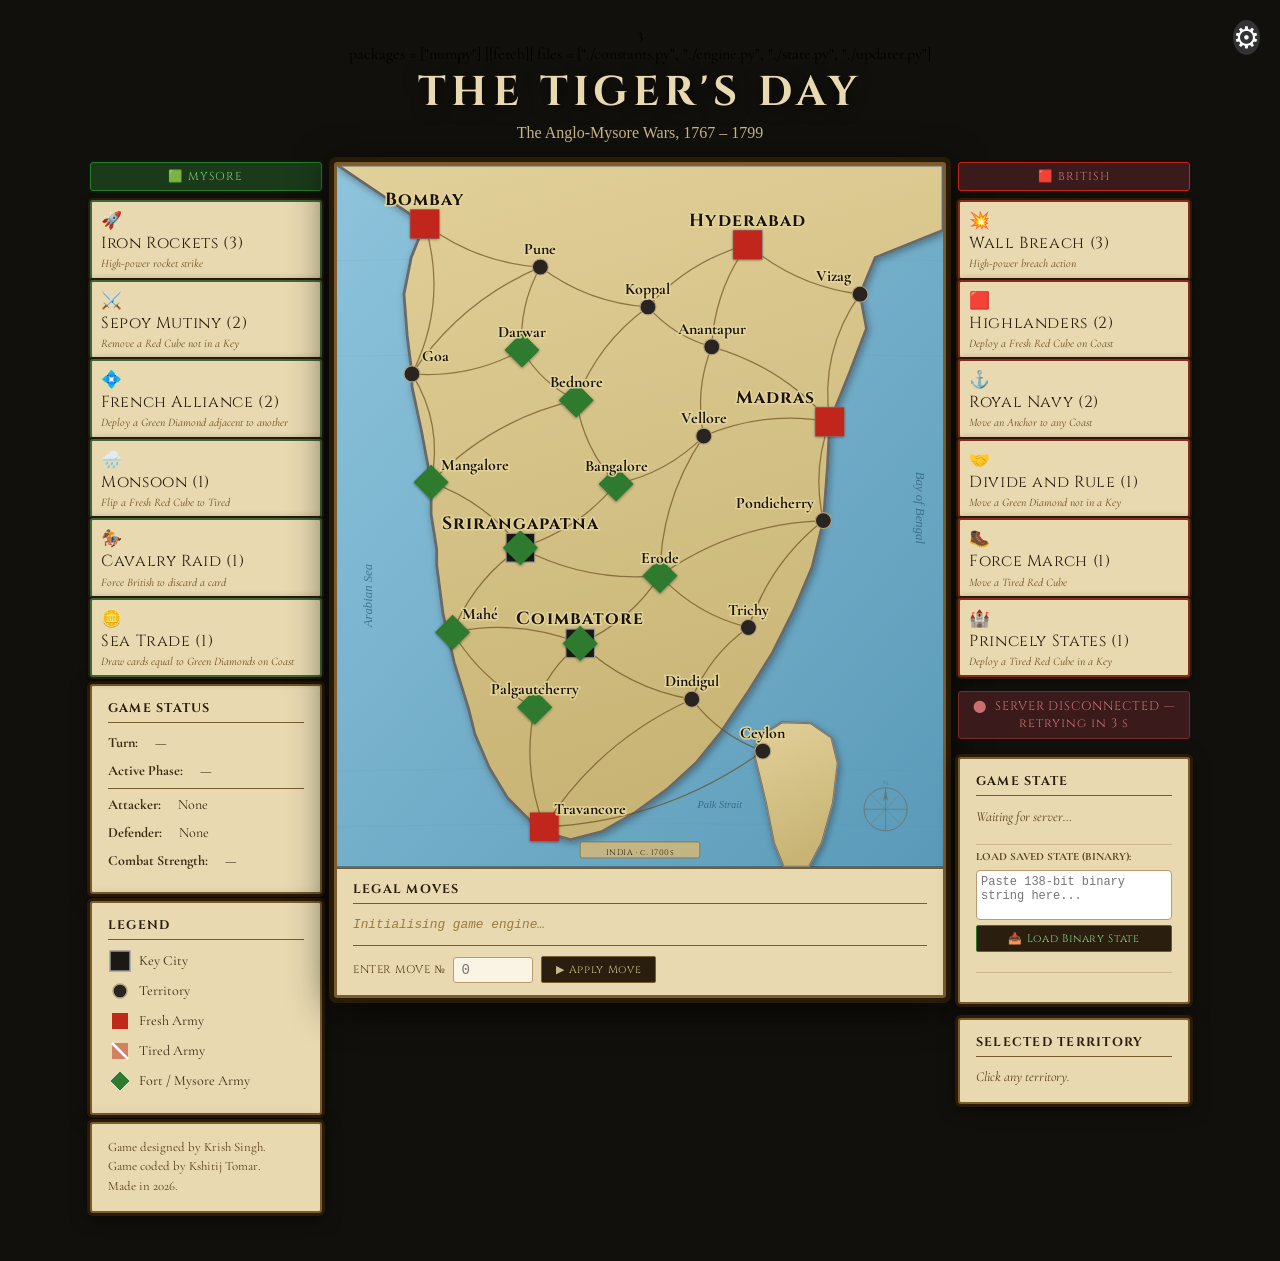
<file: game/index.html>
<!DOCTYPE html>
<html lang="en">
<head>
    <meta charset="UTF-8">
    <meta name="viewport" content="width=device-width, initial-scale=1.0">
    <title>The Tiger's Day – The Anglo-Mysore Wars</title>
    
    <link href="https://fonts.googleapis.com/css2?family=IM+Fell+English:ital@0;1&family=Cinzel:wght@400;700&family=Cormorant+Garamond:ital,wght@0,400;0,600;1,400&display=swap" rel="stylesheet">
    3
    <link rel="stylesheet" href="https://pyscript.net/releases/2023.11.1/core.css" />
    <script type="module" src="https://pyscript.net/releases/2023.11.1/core.js"></script>
    
    <py-config>
        packages = ["numpy"]
    
        [[fetch]]
        files = ["./constants.py", "./engine.py", "./state.py", "./updater.py"]
    </py-config>

    <style>
        /* All original styles remain perfectly intact */
        :root { --parchment: #e8d9b0; --ink: #2a1f0e; --border: #7a5c2e; }
        * { box-sizing: border-box; margin: 0; padding: 0; }
        body { background: #12100c; display: flex; flex-direction: column; align-items: center; min-height: 100vh; padding: 24px 12px 48px; font-family: 'Cormorant Garamond', serif; }
        header { text-align: center; margin-bottom: 20px; animation: fadeDown .8s ease both; }
        header h1 { font-family: 'Cinzel', serif; font-size: clamp(1.5rem, 4vw, 2.6rem); color: #e8d9b0; letter-spacing: .13em; text-shadow: 0 2px 16px #000b; }
        header p { font-family: 'IM Fell English', serif; color: #c9b98a; font-size: 1rem; margin-top: 4px; }
        .layout { display: flex; gap: 12px; align-items: flex-start; width: 100%; max-width: 1100px; }
        .map-card { flex: 1 1 660px; border: 3px solid var(--border); border-radius: 3px; box-shadow: 0 0 0 5px #2a1a08, 0 8px 40px #000d; overflow: hidden; animation: fadeIn 1s ease both .15s; display: flex; flex-direction: column; }
        svg#board { display: block; width: 100%; height: auto; }
        .left-section { flex: 0 0 232px; display: flex; flex-direction: column; gap: 7px; animation: fadeIn 1s ease both .3s; }
        .cards-col-header { font-family: 'Cinzel', serif; font-size: .72rem; letter-spacing: .1em; padding: 6px 8px; border-radius: 3px; text-align: center; margin-bottom: 2px; }
        .mysore-col-header { background: #1a3a1a; color: #7acc7a; border: 1px solid #2e7a2e; box-shadow: 0 0 0 2px #0a1a0a; }
        .british-col-header { background: #3a1a1a; color: #cc7070; border: 1px solid #c0281a; box-shadow: 0 0 0 2px #1a0a0a; }
        .player-card { background: var(--parchment); border: 2px solid var(--border); border-radius: 3px; box-shadow: 0 0 0 2px #2a1a08, 0 3px 10px #000a; padding: 8px 9px 7px; cursor: pointer; transition: box-shadow .15s, transform .1s, opacity .2s, filter .2s; position: relative; }
        .player-card:hover:not(.used) { box-shadow: 0 0 0 2px #2a1a08, 0 5px 18px #0009; transform: translateY(-2px); }
        .player-card.used { filter: grayscale(1) brightness(.7); opacity: .45; cursor: default; pointer-events: none; }
        .mysore-card { border-color: #3a6a3a; }
        .british-card { border-color: #8a2a1a; }
        .player-card .card-icon { font-size: 1.05rem; margin-bottom: 3px; display: block; }
        .player-card .card-name { font-family: 'Cinzel', serif; font-size: rem; letter-spacing: .04em; color: var(--ink); line-height: 1.2; margin-bottom: 3px; }
        .player-card .card-desc { font-family: 'Cormorant Garamond', serif; font-style: italic; font-size: .72rem; color: #6a4a1a; line-height: 1.25; }
        .used-badge { display: none; position: absolute; top: 4px; right: 5px; font-size: .55rem; font-family: 'Cinzel', serif; color: #888; letter-spacing: .05em; }
        .player-card.used .used-badge { display: block; }
        .right-section { flex: 0 0 232px; display: flex; flex-direction: column; gap: 14px; animation: fadeIn 1s ease both .3s; }
        .sidebar { display: flex; flex-direction: column; gap: 14px; }
        .panel { background: var(--parchment); border: 2px solid var(--border); border-radius: 3px; box-shadow: 0 0 0 3px #2a1a08, 0 4px 18px #000a; padding: 14px 16px; }
        .panel h2 { font-family: 'Cinzel', serif; font-size: .78rem; letter-spacing: .1em; color: var(--ink); border-bottom: 1px solid var(--border); padding-bottom: 5px; margin-bottom: 9px; }
        .panel p, .panel li { font-size: .88rem; color: #3a2a10; line-height: 1.55; }
        .panel ul { list-style: none; padding: 0; }
        .panel ul li { margin-bottom: 6px; display: flex; align-items: center; gap: 7px; }
        .quote { font-family: 'IM Fell English', serif; font-style: italic; font-size: .86rem; color: #5a3e18; line-height: 1.6; text-align: center; }
        .action-btn { font-family: 'Cinzel', serif; font-size: .68rem; letter-spacing: .06em; background: #2a1f0e; color: #c9b98a; border: 1px solid var(--border); border-radius: 2px; padding: 5px 10px; cursor: pointer; transition: background .15s; width: 100%; margin-bottom: 5px; }
        .action-btn:hover { background: #3a2f1e; }
        .action-btn.danger { border-color: #8a2a1a; color: #cc8888; }
        .action-btn.safe { border-color: #2a7a2a; color: #88cc88; }
        #status-bar { font-family: 'Cinzel', serif; font-size: .78rem; letter-spacing: .08em; padding: 6px 12px; border-radius: 3px; margin-bottom: 4px; text-align: center; transition: background .3s, color .3s; }
        #status-bar.connected { background: #2a3a1a; color: #8ec870; border: 1px solid #4a7a2a; }
        #status-bar.disconnected { background: #3a1a1a; color: #c87070; border: 1px solid #7a2a2a; }
        #status-bar.waiting { background: #2a2a1a; color: #c8c070; border: 1px solid #7a7a2a; }
        #tooltip { position: fixed; background: #efe0bc; border: 1px solid #7a5c2e; border-radius: 3px; padding: 7px 11px; font-family: 'Cormorant Garamond', serif; font-size: .88rem; color: var(--ink); pointer-events: none; opacity: 0; transition: opacity .15s; z-index: 200; max-width: 170px; box-shadow: 0 3px 12px #0006; }
        #tooltip.show { opacity: 1; }
        #tooltip b { font-family: 'Cinzel', serif; font-size: .75rem; display: block; margin-bottom: 2px; }
        .node-group { cursor: pointer; }
        .node-group.selected-source .sel-ring { opacity: 1 !important; }
        #settings-container { position: fixed; top: 20px; right: 20px; text-align: right; z-index: 1000; }
        #settings-icon { font-size: 30px; background-color: #333; color: white; border-radius: 50%; border: none; cursor: pointer; transition: transform 0.3s ease; }
        #settings-icon:hover { transform: rotate(90deg); }
        #settings-menu { background: rgba(255,255,255,.9); border: 1px solid #ccc; padding: 15px; border-radius: 8px; margin-top: 10px; box-shadow: 0 4px 6px rgba(0,0,0,.1); display: flex; flex-direction: column; gap: 8px; }
        #settings-menu button { font-family: 'Cinzel', serif; font-size: .75rem; padding: 6px 12px; cursor: pointer; border-radius: 2px; border: 1px solid #999; background: #f5f0e8; }
        .hidden { display: none !important; }
        @keyframes fadeIn { from{opacity:0;transform:translateY(10px)} to{opacity:1;transform:none} }
        @keyframes fadeDown { from{opacity:0;transform:translateY(-10px)} to{opacity:1;transform:none} }

        /* Move Console */
        .move-console { width: 100%; max-width: 1100px; margin-top: 14px; animation: fadeIn 1s ease both .4s; }
        .move-console .panel { padding: 12px 16px; }
        .move-console h2 { font-family: 'Cinzel', serif; font-size: .78rem; letter-spacing: .1em; color: var(--ink); border-bottom: 1px solid var(--border); padding-bottom: 5px; margin-bottom: 10px; }
        #move-list { font-family: monospace; font-size: .80rem; color: #3a2a10; line-height: 1.7; max-height: 220px; overflow-y: auto; padding-right: 4px; }
        #move-list::-webkit-scrollbar { width: 5px; }
        #move-list::-webkit-scrollbar-thumb { background: #b09060; border-radius: 3px; }
        .move-entry { display: flex; gap: 8px; padding: 1px 4px; border-radius: 2px; cursor: pointer; transition: background .1s; }
        .move-entry:hover { background: #d4c090; }
        .move-entry.highlighted { background: #c8b060; font-weight: 700; }
        .move-idx  { color: #9a7a3a; min-width: 32px; text-align: right; flex-shrink: 0; }
        .move-type { color: #7a4a1a; font-family: 'Cinzel', serif; font-size: .68rem; min-width: 130px; flex-shrink: 0; }
        .move-desc { color: #3a2a10; }
        .console-input-row { display: flex; gap: 8px; align-items: center; margin-top: 10px; border-top: 1px solid var(--border); padding-top: 10px; flex-wrap: wrap; }
        .console-input-row label { font-family: 'Cinzel', serif; font-size: .70rem; color: #5a3e18; letter-spacing: .05em; white-space: nowrap; }
        #move-number-input { font-family: monospace; font-size: .88rem; width: 80px; padding: 4px 7px; border: 1px solid #bc9a6c; border-radius: 3px; background: #faf4e4; color: var(--ink); }
        #submit-move-btn { font-family: 'Cinzel', serif; font-size: .68rem; letter-spacing: .06em; background: #2a1f0e; color: #c9b98a; border: 1px solid var(--border); border-radius: 2px; padding: 5px 14px; cursor: pointer; transition: background .15s; }
        #submit-move-btn:hover { background: #3a2f1e; }
        #move-feedback { font-family: 'IM Fell English', serif; font-size: .80rem; color: #5a3e18; font-style: italic; flex: 1; min-width: 120px; }
        #move-count-badge { font-family: 'Cinzel', serif; font-size: .65rem; color: #9a7a3a; margin-left: 6px; }
    </style>
</head>
<body>

<script type="py" src="./state.py" config="py-config"> </script>

<div id="settings-container">
    <button id="settings-icon" onclick="toggleSettings()">⚙</button>
    <div id="settings-menu" class="hidden">
        <button onclick="sendReset()">Reset Board</button>
        <button onclick="sendUndo()">↩ Undo Last Move</button>
        <button onclick="saveState()">💾 Save Progress</button>
    </div>
</div>

<header>
    <h1>THE TIGER'S DAY</h1>
    <p>The Anglo-Mysore Wars, 1767 – 1799</p>
</header>

<div class="layout">
    <div class="left-section" id="mysore-col">
        <div class="cards-col-header mysore-col-header">🟩 MYSORE</div>
        <div id="mysore-cards-list"></div>
        
    <div class="panel" id="combat-info-panel">
        <h2>GAME STATUS</h2>
        <ul style="font-size: .88rem; color: #3a2a10; line-height: 1.55;">
            <li><strong>Turn:</strong>&nbsp;<span id="ui-turn-number">—</span></li>
            <li><strong>Active Phase:</strong>&nbsp;<span id="ui-who-move">—</span></li>
            <hr style="border: 0; border-top: 1px solid #7a5c2e; margin: 5px 0;">
            <li><strong>Attacker:</strong>&nbsp;<span id="ui-attacker">None</span></li>
            <li><strong>Defender:</strong>&nbsp;<span id="ui-defender">None</span></li>
            <li><strong>Combat Strength:</strong>&nbsp;<span id="ui-combat-strength">—</span></li>
        </ul>
    </div>

        <div class="panel">
            <h2>LEGEND</h2>
            <ul>
                <li><svg width="24" height="24"><rect x="2" y="2" width="20" height="20" fill="#1c1814" stroke="#999" stroke-width="1.5"/></svg> Key City</li>
                <li><svg width="24" height="24"><circle cx="12" cy="12" r="7" fill="#2a2420" stroke="#b0a080" stroke-width="1.4"/></svg> Territory</li>
                <li><svg width="24" height="24"><rect x="4" y="4" width="16" height="16" fill="#c0281a"/></svg> Fresh Army</li>
                <li><svg width="24" height="24"><rect x="4" y="4" width="16" height="16" fill="#c0281a" opacity=".5"/><line x1="4" y1="4" x2="20" y2="20" stroke="white" stroke-width="2.5"/></svg> Tired Army</li>
                <li><svg width="24" height="24"><polygon points="12,2 22,12 12,22 2,12" fill="#2e7a2e" stroke="#eee" stroke-width=".8"/></svg> Fort / Mysore Army</li>
            </ul>
        </div>
        <div class="panel">
            <p style="font-size:.8rem;color:#5a3e18">Game designed by Krish Singh.</p>
            <p style="font-size:.8rem;color:#5a3e18">Game coded by Kshitij Tomar.</p>
            <p style="font-size:.8rem;color:#5a3e18">Made in 2026.</p>
        </div>
    </div>

    <div class="map-card">
        <svg id="board" viewBox="0 0 760 880" xmlns="http://www.w3.org/2000/svg">
            <defs>
                <linearGradient id="seaGrad" x1="0" y1="0" x2="1" y2="1"><stop offset="0%" stop-color="#8ec4dc"/><stop offset="100%" stop-color="#5a9ab8"/></linearGradient>
                <linearGradient id="landGrad" x1="0" y1="0" x2=".25" y2="1"><stop offset="0%" stop-color="#e2d09a"/><stop offset="100%" stop-color="#c8b474"/></linearGradient>
                <filter id="landshadow"><feDropShadow dx="2" dy="3" stdDeviation="5" flood-color="#0005"/></filter>
                <filter id="nshadow"><feDropShadow dx="0" dy="1" stdDeviation="2" flood-color="#0007"/></filter>
            </defs>
            <rect width="760" height="880" fill="url(#seaGrad)"/>
            <g stroke="#4e88a8" stroke-width=".5" opacity=".25" fill="none">
                <path d="M0,120 Q380,112 760,120"/> <path d="M0,240 Q380,232 760,240"/>
                <path d="M0,760 Q380,752 760,760"/> <path d="M0,830 Q380,822 760,830"/>
            </g>
            <path id="india" d="M 0,0 L 760,0 L 760,82 L 675,116 L 656,162 L 664,205 L 643,260 L 618,322 L 615,380 L 610,446 L 596,504 L 573,558 L 546,612 L 514,663 L 481,712 L 450,750 L 415,782 L 374,812 L 332,836 L 293,846 L 263,838 L 240,820 L 214,794 L 191,756 L 173,714 L 165,682 L 147,624 L 133,563 L 125,502 L 125,482 L 118,438 L 118,398 L 106,334 L 94,278 L 94,262 L 88,214 L 84,162 L 93,116 L 110,74 L 0,0 Z" fill="url(#landGrad)" stroke="#68696b" stroke-width="3.5" filter="url(#landshadow)"/>
            <path id="ceylon-land" d="M 528,718 L 558,699 L 594,700 L 620,718 L 628,750 L 622,800 L 608,850 L 592,880 L 560,880 L 548,850 L 538,800 L 524,742 Z" fill="url(#landGrad)" stroke="#68696b" stroke-width="2.5" filter="url(#landshadow)"/>
            <path d="M 528,718 L 558,699 L 594,700 L 620,718 L 628,750 L 622,800 L 608,850 L 592,880 L 560,880 L 548,850 L 538,800 L 524,742 Z" fill="none" stroke="#e0cfa0" stroke-width=".8" opacity=".5"/>
            <text x="44" y="540" text-anchor="middle" font-family="IM Fell English,serif" font-style="italic" font-size="16" fill="#2a5a7a" opacity=".7" transform="rotate(-90,44,540)">Arabian Sea</text>
            <text x="726" y="430" text-anchor="middle" font-family="IM Fell English,serif" font-style="italic" font-size="16" fill="#2a5a7a" opacity=".7" transform="rotate(90,726,430)">Bay of Bengal</text>
            <text x="480" y="806" text-anchor="middle" font-family="IM Fell English,serif" font-style="italic" font-size="13" fill="#2a5a7a" opacity=".75">Palk Strait</text>
            <g transform="translate(688,808)" opacity=".45">
                <circle r="27" fill="none" stroke="#6a4c1e" stroke-width="1.2"/>
                <line x1="0" y1="-27" x2="0" y2="27" stroke="#6a4c1e" stroke-width="1"/>
                <line x1="-27" y1="0" x2="27" y2="0" stroke="#6a4c1e" stroke-width="1"/>
                <line x1="-19" y1="-19" x2="19" y2="19" stroke="#6a4c1e" stroke-width=".5"/>
                <line x1="19" y1="-19" x2="-19" y2="19" stroke="#6a4c1e" stroke-width=".5"/>
                <polygon points="0,-27 3,-10 0,-14 -3,-10" fill="#6a4c1e"/>
                <text y="-31" text-anchor="middle" font-size="8" font-family="Cinzel,serif" fill="#6a4c1e">N</text>
            </g>
            <g transform="translate(380,860)">
                <rect x="-75" y="-11" width="150" height="20" rx="3" fill="#cdb87e" stroke="#8a6a2e" stroke-width="1" opacity=".9"/>
                <text text-anchor="middle" y="5" font-family="Cinzel,serif" font-size="10" fill="#2a1f0e" letter-spacing=".07em">INDIA · c. 1700s</text>
            </g>
            <g id="edge-layer"></g>
            <g id="node-layer"></g>
        </svg>
        <div style="background:var(--parchment); border-top: 2px solid var(--border); padding: 12px 16px;">
            <h2 style="font-family:'Cinzel',serif; font-size:.78rem; letter-spacing:.1em; color:var(--ink); border-bottom:1px solid var(--border); padding-bottom:5px; margin-bottom:10px;">LEGAL MOVES <span id="move-count-badge" style="font-family:'Cinzel',serif; font-size:.65rem; color:#9a7a3a; margin-left:6px;"></span></h2>
            <div id="move-list" style="font-family:monospace; font-size:.80rem; color:#3a2a10; line-height:1.7; max-height:180px; overflow-y:auto; padding-right:4px;"><em style="color:#9a7a3a">Initialising game engine…</em></div>
            <div style="display:flex; gap:8px; align-items:center; margin-top:10px; border-top:1px solid var(--border); padding-top:10px; flex-wrap:wrap;">
                <label for="move-number-input" style="font-family:'Cinzel',serif; font-size:.70rem; color:#5a3e18; letter-spacing:.05em; white-space:nowrap;">ENTER MOVE №</label>
                <input id="move-number-input" type="number" min="0" placeholder="0" style="font-family:monospace; font-size:.88rem; width:80px; padding:4px 7px; border:1px solid #bc9a6c; border-radius:3px; background:#faf4e4; color:var(--ink);" />
                <button id="submit-move-btn" onclick="submitMove()" style="font-family:'Cinzel',serif; font-size:.68rem; letter-spacing:.06em; background:#2a1f0e; color:#c9b98a; border:1px solid var(--border); border-radius:2px; padding:5px 14px; cursor:pointer;">▶ Apply Move</button>
                <span id="move-feedback" style="font-family:'IM Fell English',serif; font-size:.80rem; color:#5a3e18; font-style:italic; flex:1; min-width:120px;"></span>
            </div>
        </div>
    </div>

    <div class="right-section">
        <div class="left-section" id="british-col" style="flex:none">
            <div class="cards-col-header british-col-header">🟥 BRITISH</div>
            <div id="british-cards-list"></div>
        </div>

        <div class="sidebar">
            <div id="status-bar" class="disconnected">⬤ &nbsp;NOT CONNECTED</div>
            <div class="panel">
                <h2>GAME STATE</h2>
                <div id="game-state-panel" style="font-size:.86rem;color:#5a3e18;line-height:1.7"><em>Waiting for server…</em></div>

                <div style="margin-top:15px; border-top: 1px solid #d2b48c; pt: 10px;">
                    <label for="save-input" style="font-size: 0.7rem; font-weight: bold; color: #5a3e18;">LOAD SAVED STATE (BINARY):</label>
                    <textarea id="save-input" 
                            placeholder="Paste 138-bit binary string here..." 
                            style="width: 100%; height: 50px; font-family: monospace; font-size: 0.75rem; margin-top: 5px; border: 1px solid #bc9a6c; border-radius: 4px; padding: 4px; resize: none;"></textarea>
                    
                    <button id="load-state-btn" class="action-btn safe">📥 Load Binary State</button>
                </div>
                <hr style="border: 0; border-top: 1px solid #d2b48c; margin: 15px 0;">
            </div>

            <div class="panel">
                <h2>SELECTED TERRITORY</h2>
                <div id="info-panel" style="font-size:.86rem;color:#5a3e18;line-height:1.6"><em>Click any territory.</em></div>
            </div>
        </div>
    </div>
</div>

<div id="tooltip"></div>

<script>

var NODES = {
  Bombay:        { x:110, y: 74,  owner:'british', armyType:'active',  key:true,  coast:true,  labelAnchor:{anchor:'middle', dx:0,   dy:-24} },
  Hyderabad:     { x:515, y:100,  owner:'british', armyType:'active',  key:true,  coast:false, labelAnchor:{anchor:'middle', dx:0,   dy:-24} },
  Madras:        { x:618, y:322,  owner:'british', armyType:'active',  key:true,  coast:true,  labelAnchor:{anchor:'end',    dx:-18, dy:-24} },
  Srirangapatna: { x:230, y:480,  owner:'mysore',  armyType:'fort',    key:true,  coast:false, labelAnchor:{anchor:'middle', dx:0,   dy:-24} },
  Coimbatore:    { x:305, y:600,  owner:'mysore',  armyType:'fort',    key:true,  coast:false, labelAnchor:{anchor:'middle', dx:0,   dy:-24} },
  Pune:          { x:255, y:128,  owner:'empty',   armyType:'empty',   key:false, coast:false },
  Koppal:        { x:390, y:178,  owner:'empty',   armyType:'empty',   key:false, coast:false },
  Vizag:         { x:656, y:162,  owner:'empty',   armyType:'empty',   key:false, coast:true,  labelAnchor:{anchor:'end',   dx:-12, dy:-16} },
  Goa:           { x: 94, y:262,  owner:'empty',   armyType:'empty',   key:false, coast:true,  labelAnchor:{anchor:'start', dx: 12, dy:-16} },
  Darwar:        { x:232, y:232,  owner:'mysore',  armyType:'fort',    key:false, coast:false },
  Anantapur:     { x:470, y:228,  owner:'empty',   armyType:'empty',   key:false, coast:false },
  Bednore:       { x:300, y:295,  owner:'mysore',  armyType:'fort',    key:false, coast:false },
  Mangalore:     { x:118, y:398,  owner:'mysore',  armyType:'fort',    key:false, coast:true,  labelAnchor:{anchor:'start', dx: 12, dy:-16} },
  Bangalore:     { x:350, y:400,  owner:'mysore',  armyType:'fort',    key:false, coast:false },
  Vellore:       { x:460, y:340,  owner:'empty',   armyType:'empty',   key:false, coast:false },
  'Mahé':        { x:145, y:586,  owner:'mysore',  armyType:'fort',    key:false, coast:true,  labelAnchor:{anchor:'start', dx: 12, dy:-16} },
  Pondicherry:   { x:610, y:446,  owner:'empty',   armyType:'empty',   key:false, coast:true,  labelAnchor:{anchor:'end',   dx:-12, dy:-16} },
  Erode:         { x:405, y:515,  owner:'mysore',  armyType:'fort',    key:false, coast:false },
  Trichy:        { x:516, y:580,  owner:'empty',   armyType:'empty',   key:false, coast:false },
  Palgautcherry: { x:248, y:680,  owner:'mysore',  armyType:'fort',    key:false, coast:false },
  Dindigul:      { x:445, y:670,  owner:'empty',   armyType:'empty',   key:false, coast:false },
  Travancore:    { x:260, y:830,  owner:'british', armyType:'active',  key:false, coast:true,  labelAnchor:{anchor:'start', dx: 12, dy:-16} },
  Ceylon:        { x:534, y:735,  owner:'empty',   armyType:'empty',   key:false, coast:true  },
};

const EDGES = [
  ['Bombay', 'Pune'],
  ['Bombay', 'Goa', {curve: -0.2}],
  ['Hyderabad', 'Koppal'],
  ['Hyderabad', 'Vizag'],
  ['Hyderabad', 'Anantapur'],
  ['Madras', 'Vizag', {curve: -0.2}],
  ['Madras', 'Anantapur'],
  ['Madras', 'Vellore'],
  ['Madras', 'Pondicherry'],
  ['Srirangapatna', 'Mangalore'],
  ['Srirangapatna', 'Bangalore'],
  ['Srirangapatna', 'Mahé'],
  ['Srirangapatna', 'Erode'],
  ['Coimbatore', 'Mahé'],
  ['Coimbatore', 'Erode'],
  ['Coimbatore', 'Palgautcherry'],
  ['Coimbatore', 'Dindigul'],
  ['Pune', 'Koppal'],
  ['Pune', 'Goa'],
  ['Pune', 'Darwar'],
  ['Koppal', 'Anantapur'],
  ['Koppal', 'Bednore'],
  ['Goa', 'Darwar'],
  ['Goa', 'Mangalore', {curve: -0.2}],
  ['Darwar', 'Bednore'],
  ['Anantapur', 'Vellore'],
  ['Bednore', 'Mangalore'],
  ['Bednore', 'Bangalore'],
  ['Bangalore', 'Vellore'],
  ['Vellore', 'Erode'],
  ['Mahé', 'Palgautcherry'],
  ['Pondicherry', 'Erode'],
  ['Pondicherry', 'Trichy'],
  ['Erode', 'Trichy'],
  ['Trichy', 'Dindigul'],
  ['Palgautcherry', 'Travancore'],
  ['Dindigul', 'Travancore'],
  ['Dindigul', 'Ceylon'],
  ['Travancore', 'Ceylon']
];

const adjacency = {};
for (const [a, b] of EDGES) {
  (adjacency[a] = adjacency[a] || []).push(b);
  (adjacency[b] = adjacency[b] || []).push(a);
}
for (const k of Object.keys(adjacency)) adjacency[k] = [...new Set(adjacency[k])];

const BRITISH_CARD_DATA = [
  { name: 'Wall Breach (3)',      icon: '💥',  desc: 'High-power breach action' },
  { name: 'Highlanders (2)',      icon: '🟥',  desc: 'Deploy a Fresh Red Cube on Coast' },
  { name: 'Royal Navy (2)',       icon: '⚓',  desc: 'Move an Anchor to any Coast' },
  { name: 'Divide and Rule (1)',  icon: '🤝',  desc: 'Move a Green Diamond not in a Key' },
  { name: 'Force March (1)',      icon: '🥾',  desc: 'Move a Tired Red Cube' },
  { name: 'Princely States (1)',  icon: '🏰',  desc: 'Deploy a Tired Red Cube in a Key' },
];

const MYSORE_CARD_DATA = [
  { name: 'Iron Rockets (3)',     icon: '🚀',  desc: 'High-power rocket strike' },
  { name: 'Sepoy Mutiny (2)',     icon: '⚔️',  desc: 'Remove a Red Cube not in a Key' },
  { name: 'French Alliance (2)',  icon: '💠',  desc: 'Deploy a Green Diamond adjacent to another' },
  { name: 'Monsoon (1)',          icon: '🌧️',  desc: 'Flip a Fresh Red Cube to Tired' },
  { name: 'Cavalry Raid (1)',     icon: '🏇',  desc: 'Force British to discard a card' },
  { name: 'Sea Trade (1)',        icon: '🪙',  desc: 'Draw cards equal to Green Diamonds on Coast' },
];

const SVG_NS = 'http://www.w3.org/2000/svg';

function splineControlPoint(ax, ay, bx, by, f=0.18) {
  const mx=(ax+bx)/2, my=(ay+by)/2, dx=bx-ax, dy=by-ay;
  const len=Math.sqrt(dx*dx+dy*dy);
  return { cx: mx+(-dy/len)*len*f, cy: my+(dx/len)*len*f };
}

function renderEdges() {
  const layer = document.getElementById('edge-layer');
  layer.innerHTML = '';
  for (const edge of EDGES) {
    const [aName, bName, opts={}] = edge;
    const a=NODES[aName], b=NODES[bName];
    if (!a||!b) continue;
    const {cx,cy} = splineControlPoint(a.x,a.y,b.x,b.y, opts.curve||0.15);
    const path = document.createElementNS(SVG_NS,'path');
    path.setAttribute('d',`M ${a.x},${a.y} Q ${cx},${cy} ${b.x},${b.y}`);
    path.setAttribute('fill','none');
    path.setAttribute('stroke','#6a4c1e');
    path.setAttribute('stroke-width','1.6');
    path.setAttribute('stroke-linecap','round');
    if (opts.sea) { path.setAttribute('stroke-dasharray','5,4'); path.setAttribute('opacity','0.55'); }
    else          { path.setAttribute('opacity','0.68'); }
    layer.appendChild(path);
  }
}

window.updateCombatInfo = function(turnNum, whoMove, attacker, defender, strength) {
    document.getElementById('ui-turn-number').innerText = turnNum;
    document.getElementById('ui-who-move').innerText = whoMove;
    document.getElementById('ui-attacker').innerText = attacker;
    document.getElementById('ui-defender').innerText = defender;
    document.getElementById('ui-combat-strength').innerText = strength;
};

// NOTE: Now accessible to PyScript directly via window.renderNodes()
window.renderNodes = function renderNodes() {
  const layer = document.getElementById('node-layer');
  layer.innerHTML = '';
  for (const [name, data] of Object.entries(window.NODES)) {
    const {x, y, owner, key, coast} = data;
    const armyType = data.armyType || 'empty';
    const la = data.labelAnchor || {anchor:'middle', dx:0, dy: key?-24:-16};
    const anchor = la.anchor||'middle', ldx=la.dx||0, ldy=la.dy||(key?-24:-16);

    const g = document.createElementNS(SVG_NS,'g');
    g.setAttribute('class','node-group');
    g.setAttribute('transform',`translate(${x},${y})`);
    g.dataset.name=name; g.dataset.owner=owner;
    g.dataset.armyType=armyType;
    g.dataset.key=String(key); g.dataset.coast=String(coast);
    g.addEventListener('click', ()=>handleNodeClick(g));
    g.addEventListener('mousemove', tooltipShow);
    g.addEventListener('mouseleave', tooltipHide);

    const ring = document.createElementNS(SVG_NS,'circle');
    ring.setAttribute('class','sel-ring');
    ring.setAttribute('r', key?'22':'15');
    ring.setAttribute('fill','none'); ring.setAttribute('stroke','#d4a030');
    ring.setAttribute('stroke-width','2'); ring.setAttribute('opacity','0');
    g.appendChild(ring);

    if (key) {
      const sq = document.createElementNS(SVG_NS,'rect');
      sq.setAttribute('x','-18'); sq.setAttribute('y','-18');
      sq.setAttribute('width','36'); sq.setAttribute('height','36');
      sq.setAttribute('fill','#1c1814'); sq.setAttribute('stroke','#999');
      sq.setAttribute('stroke-width','1.5');
      g.appendChild(sq);
    } else {
      const circ=document.createElementNS(SVG_NS,'circle');
      circ.setAttribute('r','10'); circ.setAttribute('fill','#2a2420');
      circ.setAttribute('stroke','#b0a080'); circ.setAttribute('stroke-width','1.4');
      g.appendChild(circ);
    }

    if (armyType === 'fort') {
      const p = document.createElementNS(SVG_NS,'polygon');
      p.setAttribute('points','0,-22 22,0 0,22 -22,0');
      p.setAttribute('fill','#2e7a2e');
      p.setAttribute('filter','url(#nshadow)');
      g.appendChild(p);

    } else if (armyType === 'active' || armyType === 'tired') {
      const isTired = armyType === 'tired';
      const opacity = isTired ? '0.55' : '1';

      if (owner === 'british') {
        const p = document.createElementNS(SVG_NS,'rect');
        p.setAttribute('x','-18'); p.setAttribute('y','-18');
        p.setAttribute('width','36'); p.setAttribute('height','36');
        p.setAttribute('fill','#c0281a');
        p.setAttribute('opacity', opacity);
        p.setAttribute('filter','url(#nshadow)');
        g.appendChild(p);
      } else if (owner === 'mysore') {
        const p = document.createElementNS(SVG_NS,'polygon');
        p.setAttribute('points','0,-25 25,0 0,25 -25,0');
        p.setAttribute('fill','#2e7a2e');
        p.setAttribute('opacity', opacity);
        p.setAttribute('filter','url(#nshadow)');
        g.appendChild(p);
      }

      if (isTired) {
        const slash = document.createElementNS(SVG_NS,'line');
        slash.setAttribute('x1','-13'); slash.setAttribute('y1','-13');
        slash.setAttribute('x2','13'); slash.setAttribute('y2','13');
        slash.setAttribute('stroke','rgba(255,255,255,0.85)');
        slash.setAttribute('stroke-width','3');
        slash.setAttribute('stroke-linecap','round');
        g.appendChild(slash);
      }
    }

    const makeLabel = isHalo => {
      const t=document.createElementNS(SVG_NS,'text');
      t.setAttribute('dy',String(ldy)); t.setAttribute('dx',String(ldx));
      t.setAttribute('text-anchor',anchor);
      t.setAttribute('font-family', key?'Cinzel,serif':'Cormorant Garamond,serif');
      t.setAttribute('font-size', key?'22':'20'); t.setAttribute('font-weight','700');
      if (key) t.setAttribute('letter-spacing','.06em');
      if (isHalo) {
        t.setAttribute('stroke','rgba(228,213,155,0.92)'); t.setAttribute('stroke-width','4');
        t.setAttribute('stroke-linejoin','round'); t.setAttribute('fill','none');
        t.setAttribute('paint-order','stroke');
      } else { t.setAttribute('fill','#1a1208'); }
      t.textContent = name;
      return t;
    };
    g.appendChild(makeLabel(true));
    g.appendChild(makeLabel(false));
    layer.appendChild(g);
  }
}

window.renderCards = function renderCards(britishAvail, mysoreAvail) {
  const bList = document.getElementById('british-cards-list');
  const mList = document.getElementById('mysore-cards-list');
  bList.innerHTML = '';
  mList.innerHTML = '';

  BRITISH_CARD_DATA.forEach((card, i) => {
    const div = document.createElement('div');
    const usable = britishAvail[i];
    div.className = 'player-card british-card' + (usable ? '' : ' used');
    div.innerHTML = `<span class="used-badge">USED</span><span class="card-icon">${card.icon}</span><div class="card-name">${card.name}</div><div class="card-desc">${card.desc}</div>`;
    if (usable) { div.title = 'Click to play this card'; div.addEventListener('click', () => playCard('british', i)); }
    bList.appendChild(div);
  });

  MYSORE_CARD_DATA.forEach((card, i) => {
    const div = document.createElement('div');
    const usable = mysoreAvail[i];
    div.className = 'player-card mysore-card' + (usable ? '' : ' used');
    div.innerHTML = `<span class="used-badge">USED</span><span class="card-icon">${card.icon}</span><div class="card-name">${card.name}</div><div class="card-desc">${card.desc}</div>`;
    if (usable) { div.title = 'Click to play this card'; div.addEventListener('click', () => playCard('mysore', i)); }
    mList.appendChild(div);
  });
}

const tooltip   = document.getElementById('tooltip');
const infoPanel = document.getElementById('info-panel');
const actionBtns = document.getElementById('action-buttons');
let selectedTerritoryName = null;

function updateInfoPanel(name, owner, armyType, key, coast) {
  selectedTerritoryName = name;
  const adj = (adjacency[name]||[]).join(', ') || '—';
  const ownerColor = { british:'#c0281a', mysore:'#2e7a2e', empty:'#666' };
  const col = ownerColor[owner]||'#666';
  const label = owner==='empty' ? 'Unoccupied' : owner.charAt(0).toUpperCase()+owner.slice(1);
  const armyLabel = { active:'⚔ Fresh Army', tired:'😴 Tired Army', fort:'🏰 Fort', empty:'—' };
  infoPanel.innerHTML = `
    <strong style="font-family:Cinzel,serif;font-size:.82rem">${name}</strong><br>
    <span style="color:${col}">${label}</span>
    &nbsp;<em style="font-size:.78rem">${armyLabel[armyType]||''}</em>
    ${key==='true'  ? '<br><em style="font-size:.78rem">⬛ Key City</em>' : ''}
    ${coast==='true'? '<br><em style="font-size:.78rem">🌊 Coastal</em>'  : ''}
    <br><span style="color:#8a6830;font-size:.76rem;letter-spacing:.04em">ADJACENT:</span><br>
    <span style="font-size:.8rem">${adj}</span>
  `;
  const hasArmy = armyType === 'active' || armyType === 'tired';
  actionBtns.style.display = hasArmy ? 'flex' : 'none';
}

function tooltipShow(e) {
  const g=e.currentTarget;
  const armyType = g.dataset.armyType || 'empty';
  const owner = g.dataset.owner==='empty' ? 'Unoccupied' : g.dataset.owner;
  const armyLabel = { active:' · Fresh', tired:' · Tired', fort:' · Fort', empty:'' };
  tooltip.innerHTML=`<b>${g.dataset.name}</b>${owner}${armyLabel[armyType]||''}`;
  tooltip.classList.add('show');
  tooltip.style.left=(e.clientX+14)+'px'; tooltip.style.top=(e.clientY+14)+'px';
}
function tooltipHide() { tooltip.classList.remove('show'); }

let selectedSource = null;
function handleNodeClick(g) {
  const name     = g.dataset.name;
  const owner    = g.dataset.owner;
  const armyType = g.dataset.armyType || 'empty';

  updateInfoPanel(name, owner, armyType, g.dataset.key, g.dataset.coast);
  document.querySelectorAll('.sel-ring').forEach(r => r.setAttribute('opacity','0'));

  if (!selectedSource) {
    selectedSource = name;
    g.querySelector('.sel-ring').setAttribute('opacity','1');
  } else {
    if (selectedSource === name) { selectedSource = null; } 
    else { const from = selectedSource; selectedSource = null; sendMove(from, name); }
  }
}

const WS_URL = 'ws://localhost:8887';
const statusBar      = document.getElementById('status-bar');
const gameStatePanel = document.getElementById('game-state-panel');
let ws = null;
let lastState = null;

function connect() {
  setStatus('waiting', '⬤ &nbsp;CONNECTING…');
  ws = new WebSocket(WS_URL);
  ws.onopen = () => { setStatus('connected', '⬤ &nbsp;SERVER CONNECTED'); };
  ws.onclose = () => { setStatus('disconnected', '⬤ &nbsp;SERVER DISCONNECTED — retrying in 3 s'); setTimeout(connect, 3000); };
  ws.onmessage = (event) => {
    try { handleServerMessage(JSON.parse(event.data)); } catch(e) {}
  };
}

function handleServerMessage(msg) {
  switch (msg.type) {
    case 'STATE':
      lastState = msg;
      applyBoard(msg.territories);
      renderCards(msg.britishCards, msg.mysoreCards);
      updateGameStatePanel(msg.turn, msg.maxTurns, msg.whoToMove, msg.winner);
      break;
    case 'MOVE_RESULT':
      if (msg.status === 'invalid') { flashStatus('⚠ &nbsp;' + msg.reason, 1800); } 
      else {
        applyBoard(msg.territories);
        renderCards(msg.britishCards || [], msg.mysoreCards || []);
        updateGameStatePanel(msg.turn, msg.maxTurns||4, msg.whoToMove, msg.winner);
        if (msg.winner) showGameOver(msg.winner);
      }
      break;
    case 'GAME_OVER': showGameOver(msg.winner); break;
  }
}

function applyBoard(territories) {
  if (!territories) return;
  for (const t of territories) {
    if (NODES[t.name]) {
      NODES[t.name].owner    = t.owner;
      NODES[t.name].armyType = t.armyType;
    }
  }
  window.renderNodes();
}

function updateGameStatePanel(turn, maxTurns, whoToMove, winner) {
  if (winner) {
    const col = winner === 'british' ? '#c0281a' : '#2e7a2e';
    gameStatePanel.innerHTML = `<strong style="color:${col}">GAME OVER</strong><br><span style="color:${col}">${capitalize(winner)} wins!</span>`;
    return;
  }
  const phaseColor = whoToMove === 'British Move' ? '#c0281a' : whoToMove === 'Mysore Card'  ? '#2e7a2e' : '#c8a030';
  gameStatePanel.innerHTML = `Turn <strong>${turn}</strong> of <strong>${maxTurns}</strong><br><span style="color:${phaseColor};font-weight:700">${whoToMove||'—'}</span>`;
}

function sendMove(from, to) { send({ type:'MOVE', from, to }); }
function playCard(player, cardIndex) { send({ type:'CARD_PLAY', player, cardIndex }); }
function sendNextPhase() { send({ type:'NEXT_PHASE' }); }
function sendUndo() { send({ type:'UNDO' }); }
function sendReset() { send({ type:'RESET' }); }
function send(obj) { if (ws && ws.readyState === WebSocket.OPEN) ws.send(JSON.stringify(obj)); else flashStatus('⚠ &nbsp;Not connected', 1800); }

function saveState() {
    // 1. Grab the binary string from the Python engine
    let binStr = "";
    if (window._pyGetStateBinary) {
        binStr = window._pyGetStateBinary();
    } else {
        alert("Engine not ready. Cannot save state yet.");
        return;
    }

    // 2. Create the overlay background
    const overlay = document.createElement('div');
    overlay.style.cssText = "position:fixed; top:0; left:0; width:100%; height:100%; background:rgba(0,0,0,0.7); z-index:2000; display:flex; align-items:center; justify-content:center;";

    // 3. Create the dialog box
    const dialog = document.createElement('div');
    dialog.style.cssText = "background:var(--parchment); border:3px solid var(--border); padding:20px; border-radius:5px; text-align:center; max-width:400px; box-shadow:0 8px 40px #000d;";

    // 4. Add contents
    dialog.innerHTML = `
        <h3 style="font-family:'Cinzel',serif; margin-bottom:10px; color:var(--ink);">SAVE GAME STATE</h3>
        <p style="font-size:0.8rem; color:#5a3e18; margin-bottom:10px;">Copy this 138-bit string to load your exact position later.</p>
        <textarea id="copy-target" readonly style="width:100%; height:60px; font-family:monospace; font-size:0.8rem; margin-bottom:15px; background:#faf4e4; border:1px solid #bc9a6c; padding:5px; resize:none;">${binStr}</textarea>
    `;

    // 5. Add Copy Button
    const copyBtn = document.createElement('button');
    copyBtn.className = 'action-btn safe';
    copyBtn.innerText = '📋 Copy to Clipboard';
    copyBtn.onclick = () => {
        navigator.clipboard.writeText(binStr).then(() => {
            copyBtn.innerText = '✅ Copied!';
            setTimeout(() => copyBtn.innerText = '📋 Copy to Clipboard', 2000);
        });
    };

    // 6. Add Close Button
    const closeBtn = document.createElement('button');
    closeBtn.className = 'action-btn danger';
    closeBtn.innerText = 'Close';
    closeBtn.style.marginTop = '8px';
    closeBtn.onclick = () => document.body.removeChild(overlay);

    // Assemble and show
    dialog.appendChild(copyBtn);
    dialog.appendChild(closeBtn);
    overlay.appendChild(dialog);
    document.body.appendChild(overlay);

    // Close settings menu if it's open
    document.getElementById('settings-menu').classList.add('hidden');
}

function setStatus(cls, html) { statusBar.className = cls; statusBar.innerHTML = html; }
let _flashTimer = null;
function flashStatus(html, ms) {
  const prev = statusBar.innerHTML, prevCls = statusBar.className;
  setStatus('waiting', html);
  clearTimeout(_flashTimer);
  _flashTimer = setTimeout(() => setStatus(prevCls, prev), ms);
}
function showGameOver(winner) { alert(winner === 'british' ? '🟥 The British East India Company has conquered the Deccan.' : '🟩 Mysore has endured.'); }
function capitalize(s) { return s ? s.charAt(0).toUpperCase()+s.slice(1) : ''; }
function toggleSettings() { document.getElementById('settings-menu').classList.toggle('hidden'); }

window.onclick = function(e) {
  const menu = document.getElementById('settings-menu');
  const icon = document.getElementById('settings-icon');
  if (e.target !== icon && !menu.contains(e.target)) menu.classList.add('hidden');
};

renderEdges();
window.renderNodes();
renderCards([true,true,true,true,true,true], [true,true,true,true,true,true]);
connect();

// ── Move Console ──────────────────────────────────────────────────────────────

window.renderMoveList = function(moves) {
    const list = document.getElementById('move-list');
    const badge = document.getElementById('move-count-badge');
    if (!moves || moves.length === 0) {
        list.innerHTML = '<em style="color:#9a7a3a">No legal moves available.</em>';
        badge.textContent = '';
        return;
    }
    badge.textContent = '(' + moves.length + ')';
    list.innerHTML = moves.map(function(m) {
        return '<div class="move-entry" onclick="highlightMove(' + m.idx + ')" id="move-entry-' + m.idx + '">' +
            '<span class="move-idx">' + m.idx + '</span>' +
            '<span class="move-type">' + m.type + '</span>' +
            '<span class="move-desc">' + m.desc + '</span>' +
            '</div>';
    }).join('');
};

function highlightMove(idx) {
    document.querySelectorAll('.move-entry').forEach(function(e) { e.classList.remove('highlighted'); });
    var el = document.getElementById('move-entry-' + idx);
    if (el) { el.classList.add('highlighted'); el.scrollIntoView({block:'nearest'}); }
    document.getElementById('move-number-input').value = idx;
}

function submitMove() {
    var raw = document.getElementById('move-number-input').value.trim();
    var feedback = document.getElementById('move-feedback');
    if (raw === '') { feedback.textContent = 'Enter a move number first.'; return; }
    var idx = parseInt(raw, 10);
    if (isNaN(idx)) { feedback.textContent = 'Invalid number.'; return; }
    feedback.textContent = '...';
    if (window._pyApplyMove) {
        window._pyApplyMove(idx);
    } else {
        feedback.textContent = 'Engine not ready yet.';
    }
}
</script>

<script type="py">
from engine import MoveEngine
from updater import get_next_state, get_state_winner, get_luck_outcomes
from state import GameState
from constants import *
from pyodide.ffi import to_js
from pyscript import when, window, document
import js
import numpy as np
import random

engine = MoveEngine()
current_state = GameState()
current_state.default_setup()

def js_obj(d):
    obj = js.Object.new()
    for k, v in d.items():
        setattr(obj, k, v)
    return obj

def build_move_list(state):
    mask = engine.get_legal_moves(state)
    moves = []
    offset = 0
    for name, size, move_type in MOVE_SPACE:
        chunk = mask[offset: offset + size]
        for local_idx in range(size):
            if chunk[local_idx]:
                global_idx = offset + local_idx
                if move_type == "node":
                    desc = INDEX_MAP[local_idx]
                elif move_type == "edge":
                    src  = INDEX_MAP[int(EDGE_SOURCES[local_idx])]
                    dest = INDEX_MAP[int(EDGE_DESTS[local_idx])]
                    desc = src + " -> " + dest
                elif move_type == "bcard":
                    desc = BRITISH_CARDS[local_idx]
                elif move_type == "mcard":
                    desc = MYSORE_CARDS[local_idx]
                elif move_type == "blank":
                    desc = "-"
                elif move_type == "rn_matrix":
                    src  = INDEX_MAP[local_idx // len(COASTAL_INDICES)]
                    dest = INDEX_MAP[int(COASTAL_INDICES[local_idx % len(COASTAL_INDICES)])]
                    desc = src + " -> " + dest
                else:
                    desc = str(local_idx)
                moves.append(js_obj({"idx": global_idx, "type": name, "desc": desc}))
        offset += size
    return moves

def push_state_to_ui(state):
    for i, name in enumerate(INDEX_MAP.values()):
        node = getattr(window.NODES, name, None)
        if node is None:
            continue
        if state.fresh_armies[i]:
            node.armyType = 'active'
            node.owner    = 'british'
        elif state.tired_armies[i]:
            node.armyType = 'tired'
            node.owner    = 'british'
        elif state.forts[i]:
            node.armyType = 'fort'
            node.owner    = 'mysore'
        else:
            node.armyType = 'empty'
            node.owner    = 'empty'

    window.renderNodes()

    british_js = to_js([bool(x) for x in state.british_cards])
    mysore_js  = to_js([bool(x) for x in state.mysore_cards])
    window.renderCards(british_js, mysore_js)

    who_name = WHO_TO_MOVE[state.to_move]
    attacker_name = INDEX_MAP[state.attacker] if state.attacker != -1 else "None"
    defender_name = INDEX_MAP[state.defender] if state.defender != -1 else "None"
    strength_str  = str(state.card_strength) if state.card_strength != -1 else "0"
    window.updateCombatInfo(str(state.turn), who_name, attacker_name, defender_name, strength_str)

    moves = build_move_list(state)
    window.renderMoveList(to_js(moves))

def apply_move(move_idx):
    global current_state
    from js import document
    feedback = document.getElementById('move-feedback')
    mask = engine.get_legal_moves(current_state)
    if move_idx < 0 or move_idx >= len(mask) or not mask[move_idx]:
        feedback.innerText = "Move " + str(move_idx) + " is not legal."
        return
    current_state = get_next_state(current_state, move_idx)
    # todo: push this back from frontend solve to backend retrieval for 1 source of true
    current_state = random.choice(get_luck_outcomes(current_state)) 
    current_state = random.choice(get_luck_outcomes(current_state))
    winner = get_state_winner(current_state)
    if winner == 1:
        feedback.innerText = "British win!"
    elif winner == -1:
        feedback.innerText = "Mysore holds!"
    else:
        feedback.innerText = "Move " + str(move_idx) + " applied."
    push_state_to_ui(current_state)

def get_state_binary():
  return "".join(["1" if bool(x) else "0" for x in current_state.vector])

window._pyGetStateBinary = get_state_binary
window._pyApplyMove = apply_move

@when("click", "#load-state-btn")
def load_saved_state(event=None):
    global current_state
    raw_input = document.getElementById('save-input').value.strip()
    if len(raw_input) != 138:
        window.alert(f"Invalid state string! Expected exactly 138 bits, got {len(raw_input)}.")
        return
    new_state = GameState()
    try:
        new_state.vector = np.array([bool(int(b)) for b in raw_input], dtype=bool)
    except ValueError:
        window.alert("Invalid input! Please provide a string consisting purely of 1s and 0s.")
        return
    try:
        for i in range(12, 136):
            if all(new_state.vector[i : i+3]):
                t_idx = (i - 12) // 3
                name = INDEX_MAP[t_idx] if t_idx in INDEX_MAP else f"Bit {i}"
                raise ValueError(f"Invalid Binary: Triple consecutive 1s detected starting at {name}")
    except ValueError as e:
        window.alert(str(e))
        return
    current_state = new_state
    push_state_to_ui(current_state)
    print("State loaded and legal moves updated.")

push_state_to_ui(current_state)
print("Game engine ready.")
</script>

</body>
</html>
</file>
